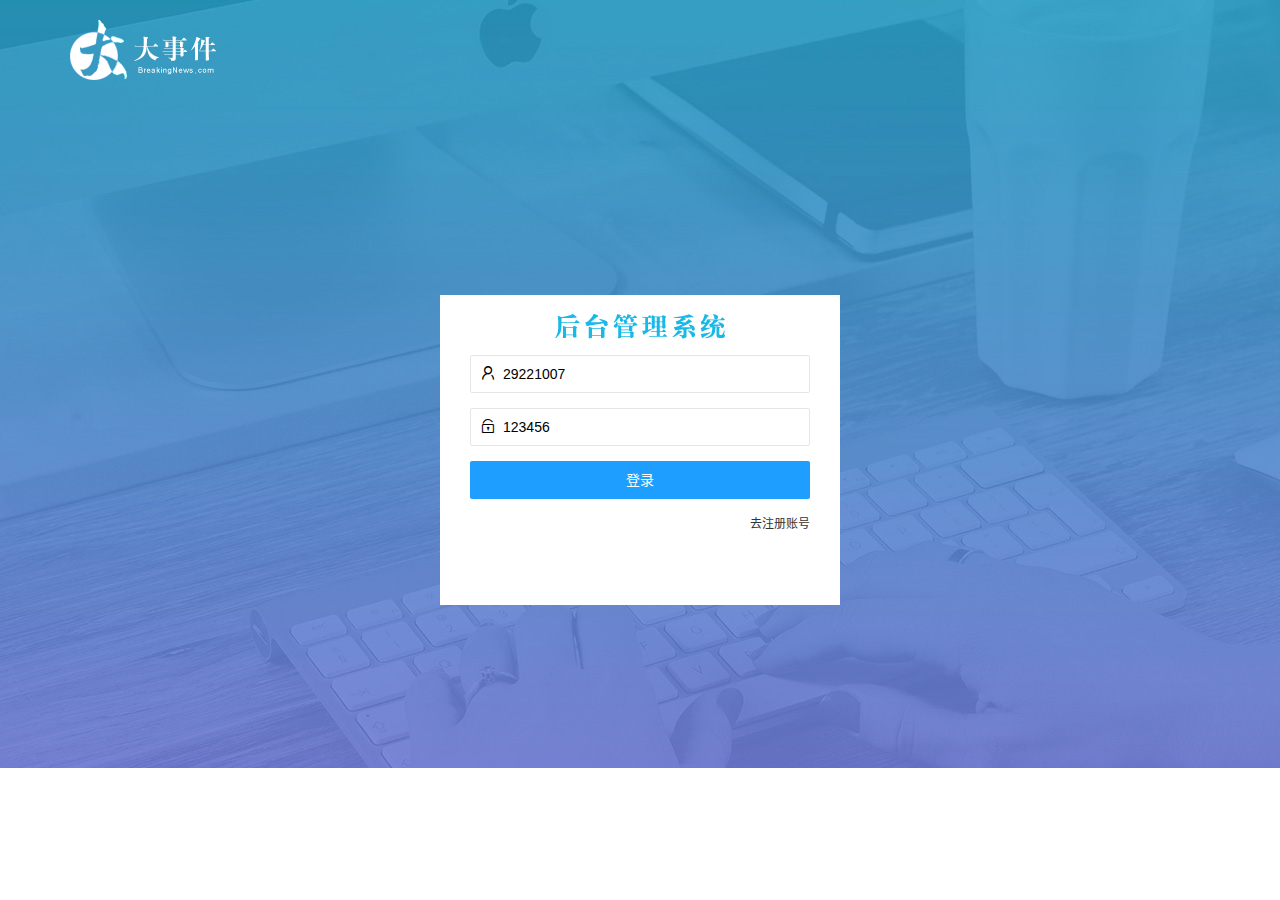
<file: login.html>
<!DOCTYPE html>
<html lang="zh-CN">
<head>
    <meta charset="UTF-8">
    <meta name="viewport" content="width=device-width, initial-scale=1.0">
    <title>大事件-登录/注册</title>
    <link rel="stylesheet" href="/assets/lib/layui/css/layui.css">
    <link rel="stylesheet" href="/assets/css/login.css">
</head>
<body>
    <!-- logo 区域 -->
    <div class="layui-main" style="margin-top: 20px;">
        <img src="/assets/images/logo.png" alt="">
    </div>

    <!-- 登录注册区域 -->
    <div class="loginAndRegBox">
        <div class="login_title">
            <img src="/assets/images/login_title.png" alt="">
        </div>
        <!-- 登录 -->
        <div class="login_box">
          <!-- 登录表单 -->
            <form class="layui-form" id="form_login">
                <!-- 用户名 -->
                <div class="layui-form-item">
                  <i class="layui-icon layui-icon-username"></i>
                  <input value="29221007" type="text" name="username" required lay-verify="required" placeholder="请输入用户名" autocomplete="off" class="layui-input" />
                </div>
                <!-- 密码 -->
                <div class="layui-form-item">
                  <i class="layui-icon layui-icon-password"></i>
                  <input value="123456" type="text" name="password" required lay-verify="required|pwd" placeholder="请输入密码" autocomplete="off" class="layui-input" />
                </div>
                <!-- 登录按钮 -->
                <div class="layui-form-item">
                  <!-- 注意：表单提交按钮和普通按钮的区别，就是 lay-submit 属性 -->
                  <button class="layui-btn layui-btn-fluid layui-btn-normal " lay-submit>登录</button>
                </div>
                <!-- a链接 -->
                <div class="layui-form-item links">
                    <a href="javascript:;" id="link_reg">去注册账号</a>
                </div>
            </form>
        </div>

        <!-- 注册 -->
        <div class="reg_box">
          <!-- 注册表单 -->
            <form class="layui-form" id="form_reg">
                <!-- 用户名 -->
                <div class="layui-form-item">
                  <i class="layui-icon layui-icon-username"></i>
                  <input type="text" name="username" required lay-verify="required" placeholder="请输入用户名" autocomplete="off" class="layui-input" />
                </div>
                <!-- 密码 --> 
                <div class="layui-form-item">
                  <i class="layui-icon layui-icon-password"></i>
                  <input type="text" name="password" required lay-verify="required|pwd" placeholder="请输入密码" autocomplete="off" class="layui-input" />
                </div>
                <!-- 确认密码 -->
                <div class="layui-form-item">
                    <i class="layui-icon layui-icon-password"></i>
                    <input type="text" name="repassword" required lay-verify="required|pwd|repwd" placeholder="再次输入密码" autocomplete="off" class="layui-input" />
                </div>
                <!-- 注册按钮 -->
                <div class="layui-form-item">
                  <!-- 注意：表单提交按钮和普通按钮的区别，就是 lay-submit 属性 -->
                  <button class="layui-btn layui-btn-fluid layui-btn-normal" lay-submit>注册</button>
                </div>
                <!-- a链接 -->
                <div class="layui-form-item links">
                    <a href="javascript:;" id="link_login">去登录</a>
                </div>
            </form>
        </div>
    </div>

    <!-- 引入layui.all.js文件 -->
    <script src="/assets/lib/layui/layui.all.js"></script>
    <!-- 引入jqury -->
    <script src="/assets/lib/jquery.js"></script>
    <!-- 引入 baseAPI.js -->
    <script src="/assets/js/baseAPI.js"></script>
    <!-- 引入登录注册界面自己的js -->
    <script src="/assets/js/login.js"></script>
</body>
</html>
</file>
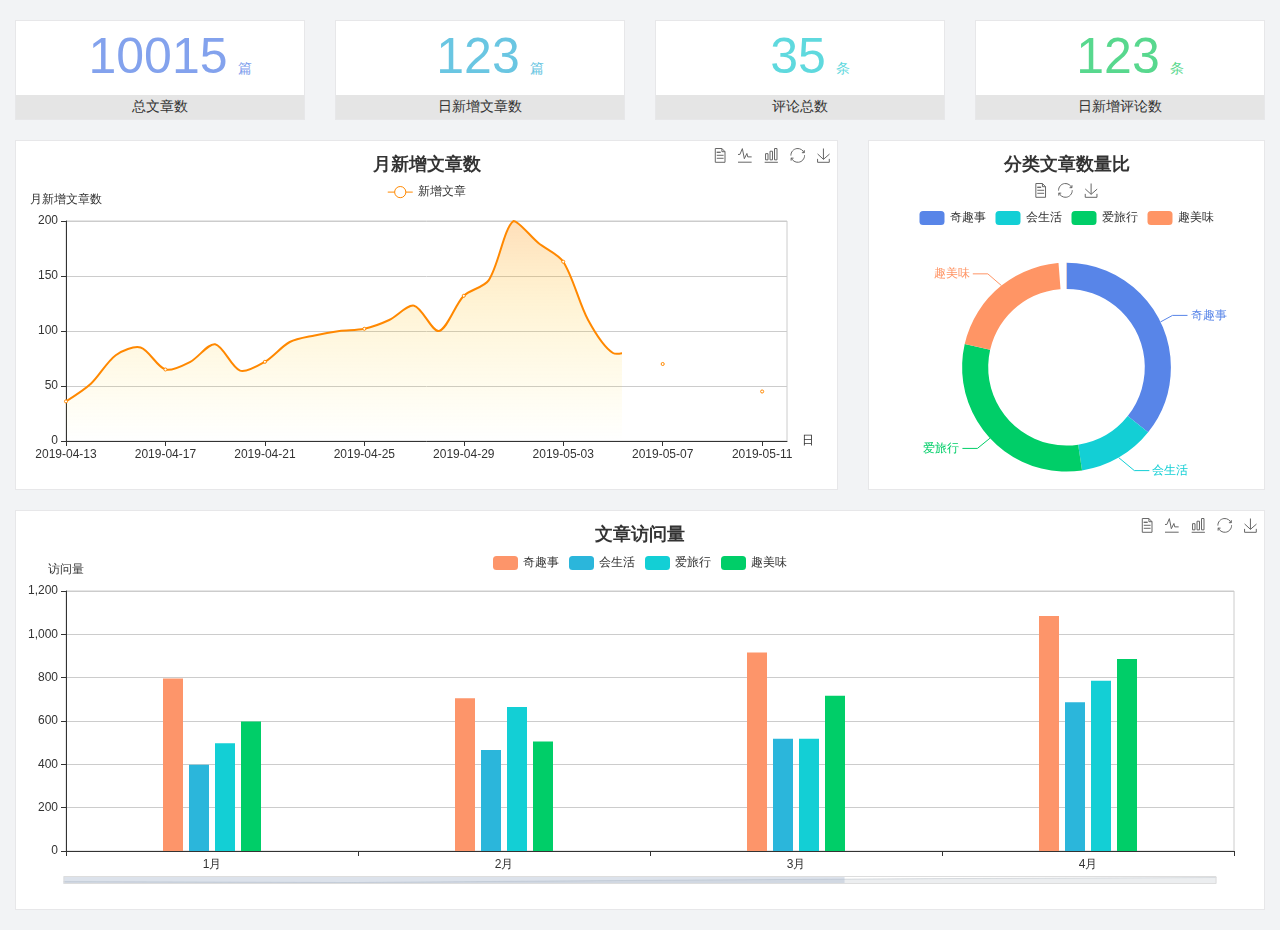
<file: home/dashboard.html>
<!DOCTYPE html>
<html lang="en">

<head>
  <meta charset="UTF-8">
  <meta name="viewport" content="width=device-width, initial-scale=1.0">
  <meta http-equiv="X-UA-Compatible" content="ie=edge">
  <title>图表统计</title>
  <link rel="stylesheet" href="../assets/lib/bootstrap.css" />
  <link rel="stylesheet" href="../assets/lib/main.css" />
  <script src="../assets/lib/jquery.js"></script>
  <script type="text/javascript" src="../assets/lib/echarts.min.js"></script>
</head>

<body>
  <div class="container-fluid">
    <div class="row spannel_list">
      <div class="col-sm-3 col-xs-6">
        <div class="spannel">
          <em>10015</em><span>篇</span>
          <b>总文章数</b>
        </div>
      </div>
      <div class="col-sm-3 col-xs-6">
        <div class="spannel scolor01">
          <em>123</em><span>篇</span>
          <b>日新增文章数</b>
        </div>
      </div>
      <div class="col-sm-3 col-xs-6">
        <div class="spannel scolor02">
          <em>35</em><span>条</span>
          <b>评论总数</b>
        </div>
      </div>
      <div class="col-sm-3 col-xs-6">
        <div class="spannel scolor03">
          <em>123</em><span>条</span>
          <b>日新增评论数</b>
        </div>
      </div>
    </div>
  </div>

  <div class="container-fluid">
    <div class="row curve-pie">
      <div class="col-lg-8 col-md-8">
        <div class="gragh_pannel" id="curve_show"></div>
      </div>
      <div class="col-lg-4 col-md-4">
        <div class="gragh_pannel" id="pie_show"></div>
      </div>
    </div>
  </div>

  <div class="container-fluid">
    <div class="column_pannel" id="column_show"></div>
  </div>

  <script>
    var oChart = echarts.init(document.getElementById('curve_show'));
    var aList_all = [
      { 'count': 36, 'date': '2019-04-13' },
      { 'count': 52, 'date': '2019-04-14' },
      { 'count': 78, 'date': '2019-04-15' },
      { 'count': 85, 'date': '2019-04-16' },
      { 'count': 65, 'date': '2019-04-17' },
      { 'count': 72, 'date': '2019-04-18' },
      { 'count': 88, 'date': '2019-04-19' },
      { 'count': 64, 'date': '2019-04-20' },
      { 'count': 72, 'date': '2019-04-21' },
      { 'count': 90, 'date': '2019-04-22' },
      { 'count': 96, 'date': '2019-04-23' },
      { 'count': 100, 'date': '2019-04-24' },
      { 'count': 102, 'date': '2019-04-25' },
      { 'count': 110, 'date': '2019-04-26' },
      { 'count': 123, 'date': '2019-04-27' },
      { 'count': 100, 'date': '2019-04-28' },
      { 'count': 132, 'date': '2019-04-29' },
      { 'count': 146, 'date': '2019-04-30' },
      { 'count': 200, 'date': '2019-05-01' },
      { 'count': 180, 'date': '2019-05-02' },
      { 'count': 163, 'date': '2019-05-03' },
      { 'count': 110, 'date': '2019-05-04' },
      { 'count': 80, 'date': '2019-05-05' },
      { 'count': 82, 'date': '2019-05-06' },
      { 'count': 70, 'date': '2019-05-07' },
      { 'count': 65, 'date': '2019-05-08' },
      { 'count': 54, 'date': '2019-05-09' },
      { 'count': 40, 'date': '2019-05-10' },
      { 'count': 45, 'date': '2019-05-11' },
      { 'count': 38, 'date': '2019-05-12' },
    ];

    let aCount = [];
    let aDate = [];

    for (var i = 0; i < aList_all.length; i++) {
      aCount.push(aList_all[i].count);
      aDate.push(aList_all[i].date);
    }

    var chartopt = {
      title: {
        text: '月新增文章数',
        left: 'center',
        top: '10'
      },
      tooltip: {
        trigger: 'axis'
      },
      legend: {
        data: ['新增文章'],
        top: '40'
      },
      toolbox: {
        show: true,
        feature: {
          mark: { show: true },
          dataView: { show: true, readOnly: false },
          magicType: { show: true, type: ['line', 'bar'] },
          restore: { show: true },
          saveAsImage: { show: true }
        }
      },
      calculable: true,
      xAxis: [
        {
          name: '日',
          type: 'category',
          boundaryGap: false,
          data: aDate
        }
      ],
      yAxis: [
        {
          name: '月新增文章数',
          type: 'value'
        }
      ],
      series: [
        {
          name: '新增文章',
          type: 'line',
          smooth: true,
          itemStyle: { normal: { areaStyle: { type: 'default' }, color: '#f80' }, lineStyle: { color: '#f80' } },
          data: aCount
        }],
      areaStyle: {
        normal: {
          color: new echarts.graphic.LinearGradient(0, 0, 0, 1, [{
            offset: 0,
            color: 'rgba(255,136,0,0.39)'
          }, {
            offset: .34,
            color: 'rgba(255,180,0,0.25)'
          }, {
            offset: 1,
            color: 'rgba(255,222,0,0.00)'
          }])

        }
      },
      grid: {
        show: true,
        x: 50,
        x2: 50,
        y: 80,
        height: 220
      }
    };

    oChart.setOption(chartopt);


    var oPie = echarts.init(document.getElementById('pie_show'));
    var oPieopt =
    {
      title: {
        top: 10,
        text: '分类文章数量比',
        x: 'center'
      },
      tooltip: {
        trigger: 'item',
        formatter: "{a} <br/>{b} : {c} ({d}%)"
      },
      color: ['#5885e8', '#13cfd5', '#00ce68', '#ff9565'],
      legend: {
        x: 'center',
        top: 65,
        data: ['奇趣事', '会生活', '爱旅行', '趣美味']
      },
      toolbox: {
        show: true,
        x: 'center',
        top: 35,
        feature: {
          mark: { show: true },
          dataView: { show: true, readOnly: false },
          magicType: {
            show: true,
            type: ['pie', 'funnel'],
            option: {
              funnel: {
                x: '25%',
                width: '50%',
                funnelAlign: 'left',
                max: 1548
              }
            }
          },
          restore: { show: true },
          saveAsImage: { show: true }
        }
      },
      calculable: true,
      series: [
        {
          name: '访问来源',
          type: 'pie',
          radius: ['45%', '60%'],
          center: ['50%', '65%'],
          data: [
            { value: 300, name: '奇趣事' },
            { value: 100, name: '会生活' },
            { value: 260, name: '爱旅行' },
            { value: 180, name: '趣美味' }
          ]
        }
      ]
    };
    oPie.setOption(oPieopt);



    var oColumn = this.echarts.init(document.getElementById('column_show'));
    var oColumnopt =
    {
      title: {
        text: '文章访问量',
        left: 'center',
        top: '10'
      },
      tooltip: {
        trigger: 'axis'
      },
      legend: {
        data: ['奇趣事', '会生活', '爱旅行', '趣美味'],
        top: '40'
      },
      toolbox: {
        show: true,
        feature: {
          mark: { show: true },
          dataView: { show: true, readOnly: false },
          magicType: { show: true, type: ['line', 'bar'] },
          restore: { show: true },
          saveAsImage: { show: true }
        }
      },
      calculable: true,
      xAxis: [
        {
          type: 'category',
          data: ['1月', '2月', '3月', '4月', '5月']
        }
      ],
      yAxis: [
        {
          name: '访问量',
          type: 'value'
        }
      ],
      series: [
        {
          name: '奇趣事',
          type: 'bar',
          barWidth: 20,
          itemStyle: {
            normal: { areaStyle: { type: 'default' }, color: '#fd956a' }
          },
          data: [800, 708, 920, 1090, 1200]
        },
        {
          name: '会生活',
          type: 'bar',
          barWidth: 20,
          itemStyle: {
            normal: { areaStyle: { type: 'default' }, color: '#2bb6db' }
          },
          data: [400, 468, 520, 690, 800]
        },
        {
          name: '爱旅行',
          type: 'bar',
          barWidth: 20,
          itemStyle: {
            normal: { areaStyle: { type: 'default' }, color: '#13cfd5' }
          },
          data: [500, 668, 520, 790, 900]
        },
        {
          name: '趣美味',
          type: 'bar',
          barWidth: 20,
          itemStyle: {
            normal: { areaStyle: { type: 'default' }, color: '#00ce68' }
          },
          data: [600, 508, 720, 890, 1000]
        }
      ],
      grid: {
        show: true,
        x: 50,
        x2: 30,
        y: 80,
        height: 260
      },
      dataZoom: [//给x轴设置滚动条
        {
          start: 0,//默认为0
          end: 100 - 1000 / 31,//默认为100
          type: 'slider',
          show: true,
          xAxisIndex: [0],
          handleSize: 0,//滑动条的 左右2个滑动条的大小
          height: 8,//组件高度
          left: 45, //左边的距离
          right: 50,//右边的距离
          bottom: 26,//右边的距离
          handleColor: '#ddd',//h滑动图标的颜色
          handleStyle: {
            borderColor: "#cacaca",
            borderWidth: "1",
            shadowBlur: 2,
            background: "#ddd",
            shadowColor: "#ddd",
          }
        }]
    };
    oColumn.setOption(oColumnopt);
  </script>
</body>

</html>
</file>
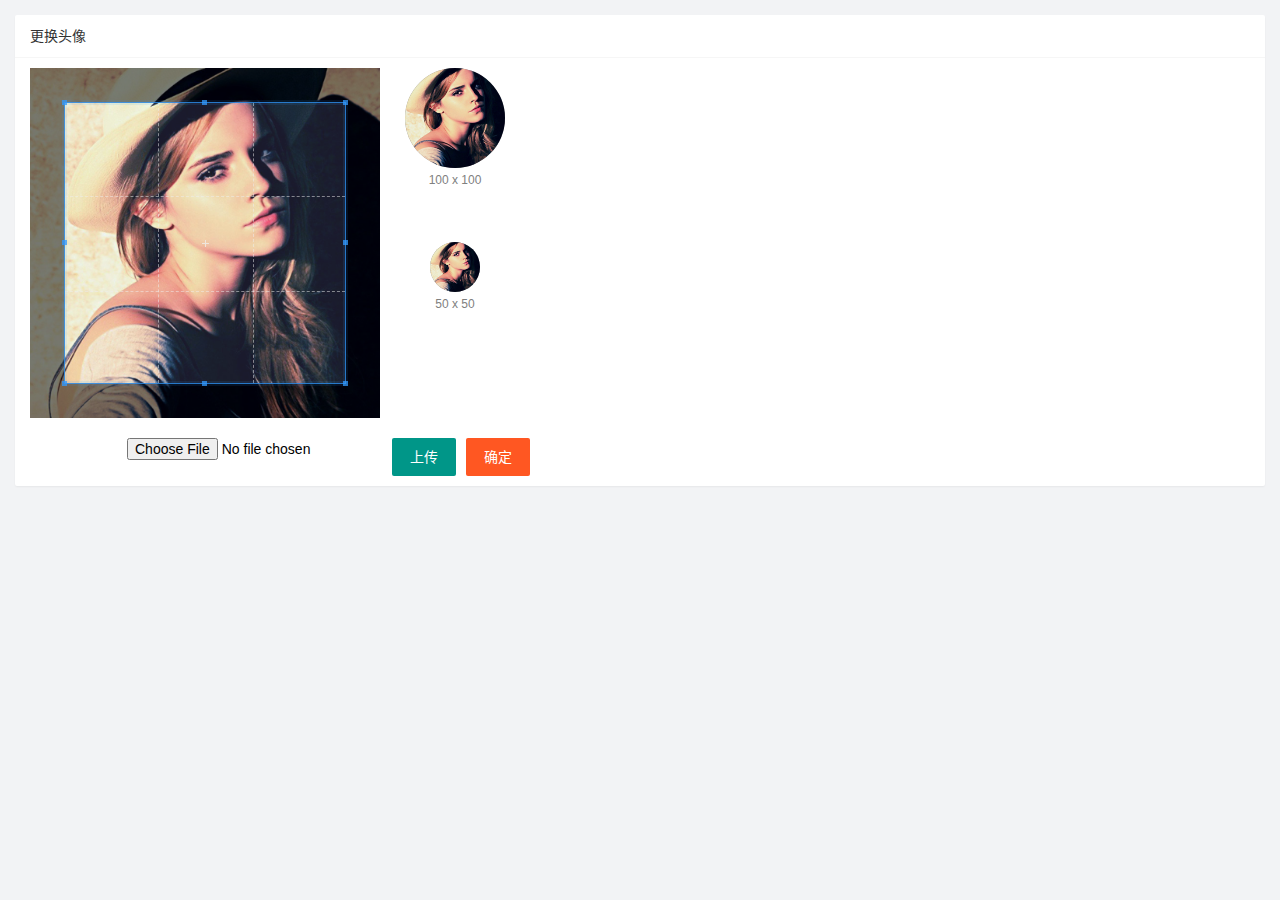
<file: user/user_avatar.html>
<!DOCTYPE html>
<html lang="zh-CN">

<head>
    <meta charset="UTF-8">
    <meta name="viewport" content="width=device-width, initial-scale=1.0">
    <title>Document</title>
    <!-- 引入layui.css文件 -->
    <link rel="stylesheet" href="/assets/lib/layui/css/layui.css">
    <!--  -->
    <link rel="stylesheet" href="/assets/lib/cropper/cropper.css" />
    <!-- 引入自己的css文件 -->
    <link rel="stylesheet" href="/assets/css/user/user_avatar.css">
</head>

<body>
    <div class="layui-card">
        <div class="layui-card-header">更换头像</div>
        <div class="layui-card-body">
            <!-- 第一行的图片裁剪和预览区域 -->
            <div class="row1">
                <!-- 图片裁剪区域 -->
                <div class="cropper-box">
                    <!-- 这个 img 标签很重要，将来会把它初始化为裁剪区域 -->
                    <img id="image" src="/assets/images/sample.jpg" />
                </div>
                <!-- 图片的预览区域 -->
                <div class="preview-box">
                    <div>
                        <!-- 宽高为 100px 的预览区域 -->
                        <div class="img-preview w100"></div>
                        <p class="size">100 x 100</p>
                    </div>
                    <div>
                        <!-- 宽高为 50px 的预览区域 -->
                        <div class="img-preview w50"></div>
                        <p class="size">50 x 50</p>
                    </div>
                </div>
            </div>

            <!-- 第二行的按钮区域 -->
            <div class="row2">
                <!-- accept控制上传的类型 -->
                <input type="file" id="file" accept="image/png,image/jpeg">
                <button type="button" class="layui-btn" id="btnChooseImage">上传</button>
                <button type="button" class="layui-btn layui-btn-danger" id="btnUplode">确定</button>
            </div>
        </div>
    </div>

    <script src="/assets/lib/layui/layui.all.js"></script>
    <script src="/assets/lib/jquery.js"></script>
    <script src="/assets/lib/cropper/Cropper.js"></script>
    <script src="/assets/lib/cropper/jquery-cropper.js"></script>
    <script src="/assets/js/baseAPI.js"></script>
    <!-- 引入本页面自己的js文件 -->
    <script src="/assets/js/user/user_avatar.js"></script>
</body>

</html>
</file>
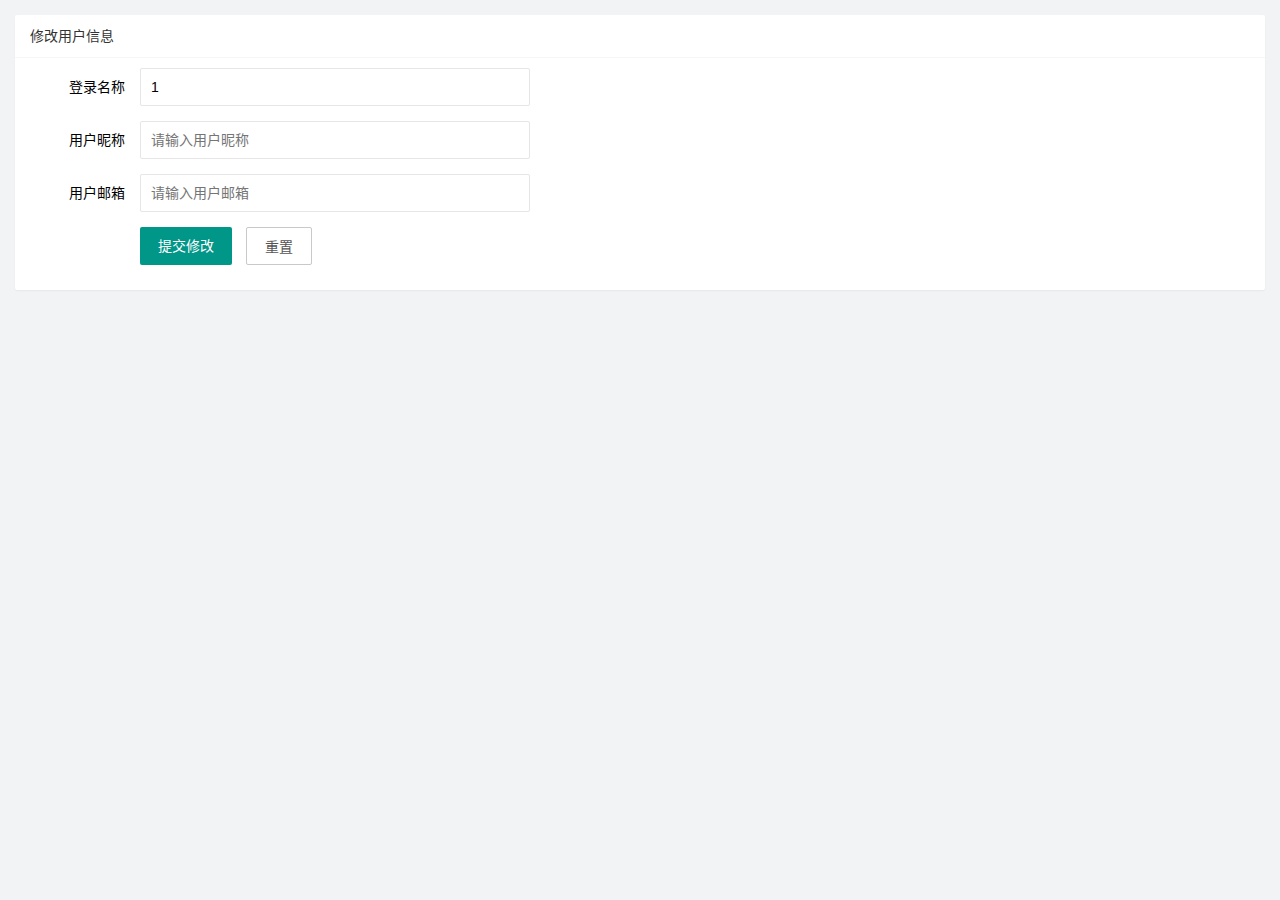
<file: user/user_info.html>
<!DOCTYPE html>
<html lang="zh-CN">
<head>
    <meta charset="UTF-8">
    <meta name="viewport" content="width=device-width, initial-scale=1.0">
    <title>Document</title>
    <!-- 引入layui.css 文件 -->
    <link rel="stylesheet" href="/assets/lib/layui/css/layui.css">
    <!-- 引入自己的css文件 -->
    <link rel="stylesheet" href="/assets/css/user/user_info.css">
</head>
<body>
    <!-- 卡片区域 -->
    <div class="layui-card">
        <div class="layui-card-header">修改用户信息</div>
        <div class="layui-card-body">
            <form class="layui-form" lay-filter='formUserInfo'>
                <!-- 隐藏域保存id -->
                <input type="hidden" name="id">
                <!-- 登录名称 -->
                <div class="layui-form-item">
                  <label class="layui-form-label">登录名称</label>
                  <div class="layui-input-block">
                    <input value="1" type="text" name="username" required  lay-verify="required" placeholder="请输入登录名称" autocomplete="off" class="layui-input" readonly>
                  </div>
                </div>
                <!-- 用户昵称 -->
                <div class="layui-form-item">
                    <label class="layui-form-label">用户昵称</label>
                    <div class="layui-input-block">
                      <input type="text" name="nickname" required  lay-verify="required|nickname" placeholder="请输入用户昵称" autocomplete="off" class="layui-input" >
                    </div>
                </div>
                <!-- 用户邮箱 -->
                <div class="layui-form-item">
                    <label class="layui-form-label">用户邮箱</label>
                    <div class="layui-input-block">
                      <input type="text" name="email" required  lay-verify="required|email" placeholder="请输入用户邮箱" autocomplete="off" class="layui-input" >
                    </div>
                </div>
                <div class="layui-form-item">
                    <div class="layui-input-block">
                      <button class="layui-btn" lay-submit lay-filter="formDemo">提交修改</button>
                      <button id='btnReset' type="reset" class="layui-btn layui-btn-primary">重置</button>
                    </div>
                </div>
            </form>
        </div>
    </div>

    <!-- 引入 layui.all.js  -->
    <script src="/assets/lib/layui/layui.all.js"></script>
    <!-- 引入 jquery -->
    <script src="/assets/lib/jquery.js"></script>
    <!-- 引入baseAPI.js -->
    <script src="/assets/js/baseAPI.js"></script>
    <!-- 引入本页面自己的js文件 -->
    <script src="/assets/js/user/user_info.js"></script>
</body>
</html>
</file>
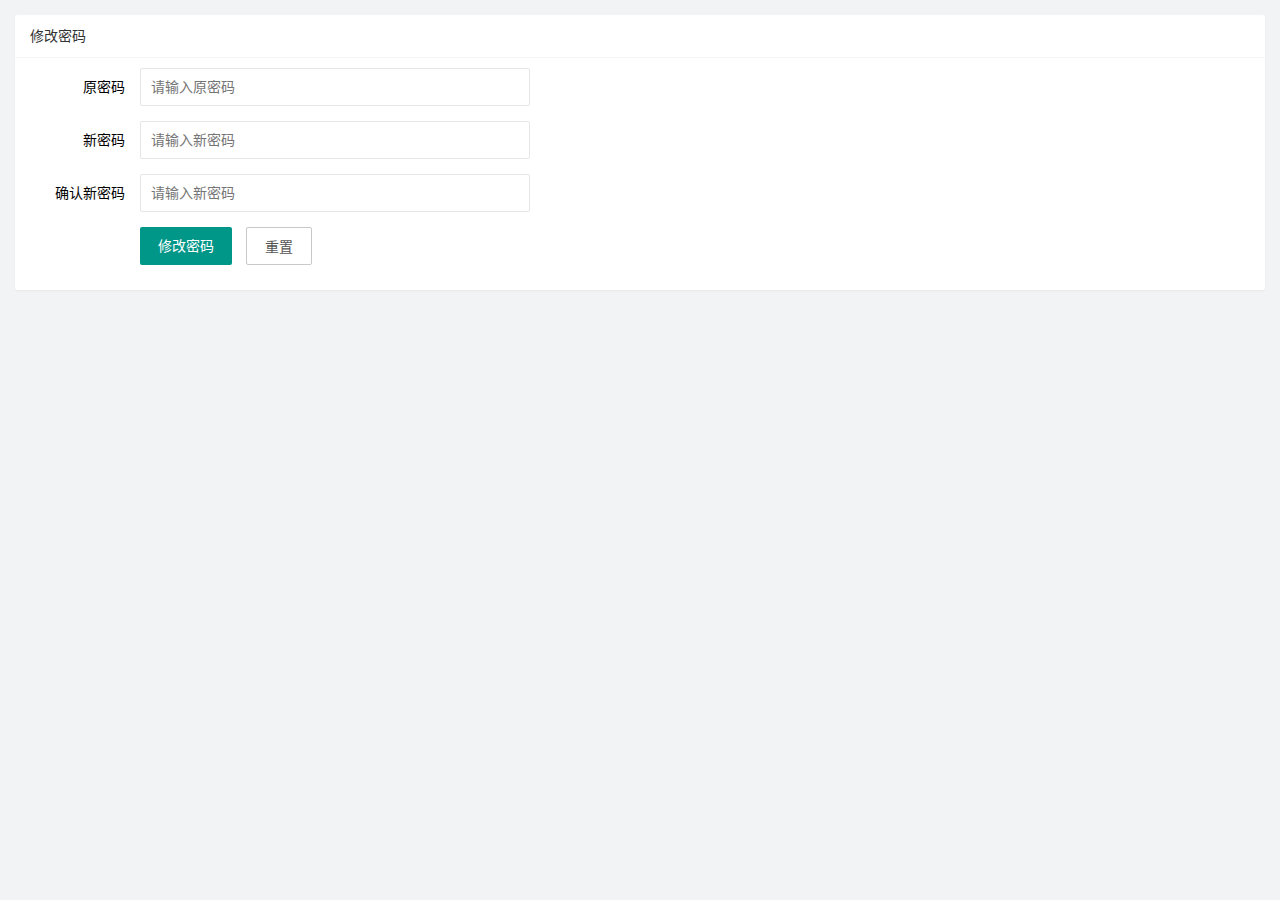
<file: user/user_pwd.html>
<!DOCTYPE html>
<html lang="zh-CN">

<head>
    <meta charset="UTF-8">
    <meta name="viewport" content="width=device-width, initial-scale=1.0">
    <title>重置密码</title>
    <!-- 引入layui.css -->
    <link rel="stylesheet" href="/assets/lib/layui/css/layui.css">
    <!-- 引入自己的css文件 -->
    <link rel="stylesheet" href="/assets/css/user/user_pwd.css">
</head>

<body>
    <div class="layui-card">
        <div class="layui-card-header">修改密码</div>
        <div class="layui-card-body">
            <form class="layui-form">
                <div class="layui-form-item">
                    <label class="layui-form-label">原密码</label>
                    <div class="layui-input-block">
                        <input type="text" name="oldPwd" required lay-verify="required|pwd" placeholder="请输入原密码"
                            autocomplete="off" class="layui-input">
                    </div>
                </div>
                <div class="layui-form-item">
                    <label class="layui-form-label">新密码</label>
                    <div class="layui-input-block">
                        <input type="text" name="newPwd" required lay-verify="required|pwd|samepwd" placeholder="请输入新密码"
                            autocomplete="off" class="layui-input">
                    </div>
                </div>
                <div class="layui-form-item">
                    <label class="layui-form-label">确认新密码</label>
                    <div class="layui-input-block">
                        <input type="text" name="rePwd" required lay-verify="required|pwd|repwd" placeholder="请输入新密码"
                            autocomplete="off" class="layui-input">
                    </div>
                </div>
                <div class="layui-form-item">
                    <div class="layui-input-block">
                        <button class="layui-btn" lay-submit lay-filter="formDemo">修改密码</button>
                        <button type="reset" class="layui-btn layui-btn-primary">重置</button>
                    </div>
                </div>
            </form>
        </div>
    </div>


     <!-- 引入 layui.all.js  -->
     <script src="/assets/lib/layui/layui.all.js"></script>
     <!-- 引入 jquery -->
     <script src="/assets/lib/jquery.js"></script>
     <!-- 引入baseAPI.js -->
     <script src="/assets/js/baseAPI.js"></script>
     <!-- 引入本页面自己的js文件 -->
     <script src="/assets/js/user/user_pwd.js"></script>
</body>

</html>
</file>
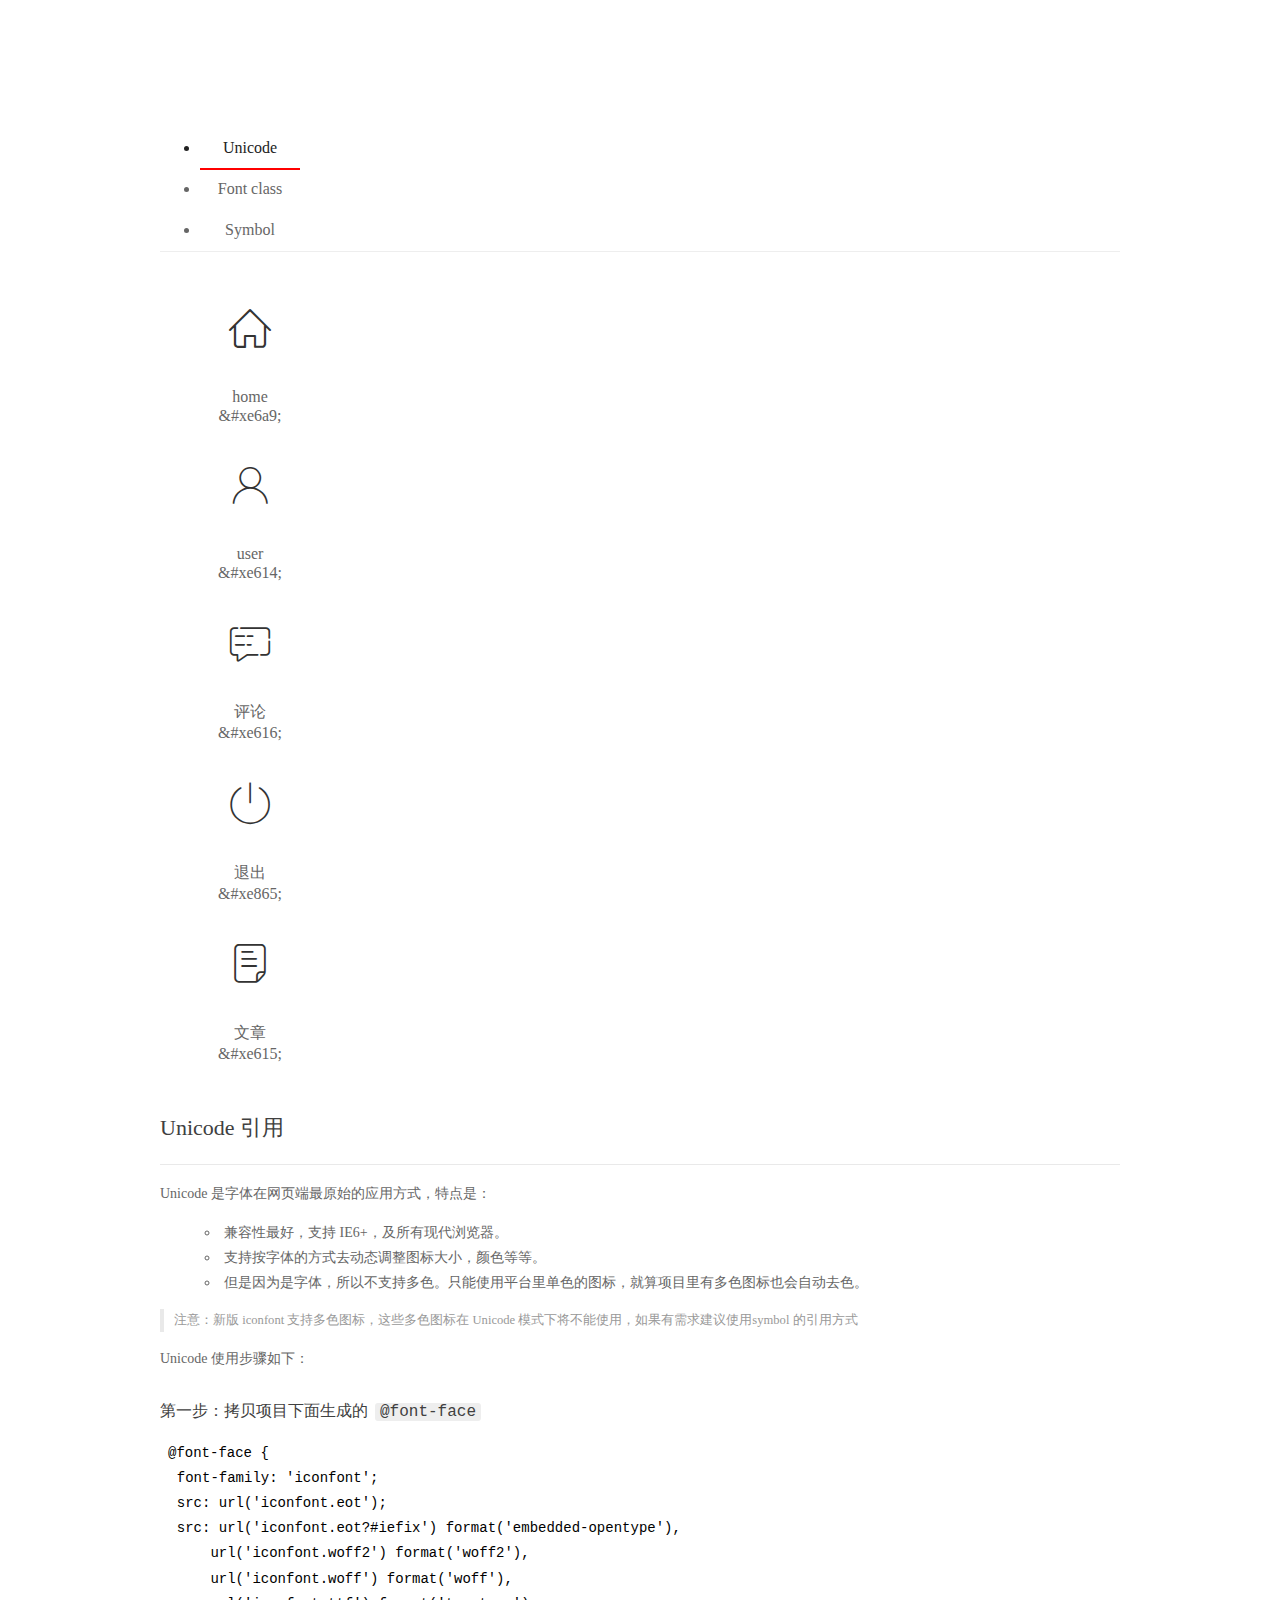
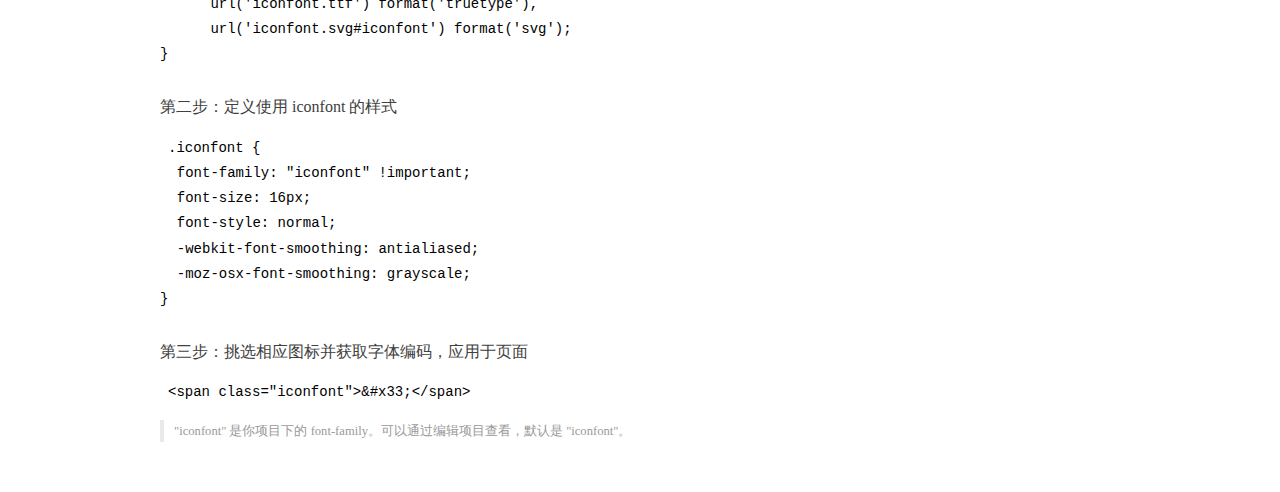
<file: assets/fonts/demo_index.html>
<!DOCTYPE html>
<html>
<head>
  <meta charset="utf-8"/>
  <title>IconFont Demo</title>
  <link rel="shortcut icon" href="https://gtms04.alicdn.com/tps/i4/TB1_oz6GVXXXXaFXpXXJDFnIXXX-64-64.ico" type="image/x-icon"/>
  <link rel="stylesheet" href="https://g.alicdn.com/thx/cube/1.3.2/cube.min.css">
  <link rel="stylesheet" href="demo.css">
  <link rel="stylesheet" href="iconfont.css">
  <script src="iconfont.js"></script>
  <!-- jQuery -->
  <script src="https://a1.alicdn.com/oss/uploads/2018/12/26/7bfddb60-08e8-11e9-9b04-53e73bb6408b.js"></script>
  <!-- 代码高亮 -->
  <script src="https://a1.alicdn.com/oss/uploads/2018/12/26/a3f714d0-08e6-11e9-8a15-ebf944d7534c.js"></script>
</head>
<body>
  <div class="main">
    <h1 class="logo"><a href="https://www.iconfont.cn/" title="iconfont 首页" target="_blank">&#xe86b;</a></h1>
    <div class="nav-tabs">
      <ul id="tabs" class="dib-box">
        <li class="dib active"><span>Unicode</span></li>
        <li class="dib"><span>Font class</span></li>
        <li class="dib"><span>Symbol</span></li>
      </ul>
      
    </div>
    <div class="tab-container">
      <div class="content unicode" style="display: block;">
          <ul class="icon_lists dib-box">
          
            <li class="dib">
              <span class="icon iconfont">&#xe6a9;</span>
                <div class="name">home</div>
                <div class="code-name">&amp;#xe6a9;</div>
              </li>
          
            <li class="dib">
              <span class="icon iconfont">&#xe614;</span>
                <div class="name">user</div>
                <div class="code-name">&amp;#xe614;</div>
              </li>
          
            <li class="dib">
              <span class="icon iconfont">&#xe616;</span>
                <div class="name">评论</div>
                <div class="code-name">&amp;#xe616;</div>
              </li>
          
            <li class="dib">
              <span class="icon iconfont">&#xe865;</span>
                <div class="name">退出</div>
                <div class="code-name">&amp;#xe865;</div>
              </li>
          
            <li class="dib">
              <span class="icon iconfont">&#xe615;</span>
                <div class="name">文章</div>
                <div class="code-name">&amp;#xe615;</div>
              </li>
          
          </ul>
          <div class="article markdown">
          <h2 id="unicode-">Unicode 引用</h2>
          <hr>

          <p>Unicode 是字体在网页端最原始的应用方式，特点是：</p>
          <ul>
            <li>兼容性最好，支持 IE6+，及所有现代浏览器。</li>
            <li>支持按字体的方式去动态调整图标大小，颜色等等。</li>
            <li>但是因为是字体，所以不支持多色。只能使用平台里单色的图标，就算项目里有多色图标也会自动去色。</li>
          </ul>
          <blockquote>
            <p>注意：新版 iconfont 支持多色图标，这些多色图标在 Unicode 模式下将不能使用，如果有需求建议使用symbol 的引用方式</p>
          </blockquote>
          <p>Unicode 使用步骤如下：</p>
          <h3 id="-font-face">第一步：拷贝项目下面生成的 <code>@font-face</code></h3>
<pre><code class="language-css"
>@font-face {
  font-family: 'iconfont';
  src: url('iconfont.eot');
  src: url('iconfont.eot?#iefix') format('embedded-opentype'),
      url('iconfont.woff2') format('woff2'),
      url('iconfont.woff') format('woff'),
      url('iconfont.ttf') format('truetype'),
      url('iconfont.svg#iconfont') format('svg');
}
</code></pre>
          <h3 id="-iconfont-">第二步：定义使用 iconfont 的样式</h3>
<pre><code class="language-css"
>.iconfont {
  font-family: "iconfont" !important;
  font-size: 16px;
  font-style: normal;
  -webkit-font-smoothing: antialiased;
  -moz-osx-font-smoothing: grayscale;
}
</code></pre>
          <h3 id="-">第三步：挑选相应图标并获取字体编码，应用于页面</h3>
<pre>
<code class="language-html"
>&lt;span class="iconfont"&gt;&amp;#x33;&lt;/span&gt;
</code></pre>
          <blockquote>
            <p>"iconfont" 是你项目下的 font-family。可以通过编辑项目查看，默认是 "iconfont"。</p>
          </blockquote>
          </div>
      </div>
      <div class="content font-class">
        <ul class="icon_lists dib-box">
          
          <li class="dib">
            <span class="icon iconfont icon-home"></span>
            <div class="name">
              home
            </div>
            <div class="code-name">.icon-home
            </div>
          </li>
          
          <li class="dib">
            <span class="icon iconfont icon-user"></span>
            <div class="name">
              user
            </div>
            <div class="code-name">.icon-user
            </div>
          </li>
          
          <li class="dib">
            <span class="icon iconfont icon-pinglun"></span>
            <div class="name">
              评论
            </div>
            <div class="code-name">.icon-pinglun
            </div>
          </li>
          
          <li class="dib">
            <span class="icon iconfont icon-tuichu"></span>
            <div class="name">
              退出
            </div>
            <div class="code-name">.icon-tuichu
            </div>
          </li>
          
          <li class="dib">
            <span class="icon iconfont icon-16"></span>
            <div class="name">
              文章
            </div>
            <div class="code-name">.icon-16
            </div>
          </li>
          
        </ul>
        <div class="article markdown">
        <h2 id="font-class-">font-class 引用</h2>
        <hr>

        <p>font-class 是 Unicode 使用方式的一种变种，主要是解决 Unicode 书写不直观，语意不明确的问题。</p>
        <p>与 Unicode 使用方式相比，具有如下特点：</p>
        <ul>
          <li>兼容性良好，支持 IE8+，及所有现代浏览器。</li>
          <li>相比于 Unicode 语意明确，书写更直观。可以很容易分辨这个 icon 是什么。</li>
          <li>因为使用 class 来定义图标，所以当要替换图标时，只需要修改 class 里面的 Unicode 引用。</li>
          <li>不过因为本质上还是使用的字体，所以多色图标还是不支持的。</li>
        </ul>
        <p>使用步骤如下：</p>
        <h3 id="-fontclass-">第一步：引入项目下面生成的 fontclass 代码：</h3>
<pre><code class="language-html">&lt;link rel="stylesheet" href="./iconfont.css"&gt;
</code></pre>
        <h3 id="-">第二步：挑选相应图标并获取类名，应用于页面：</h3>
<pre><code class="language-html">&lt;span class="iconfont icon-xxx"&gt;&lt;/span&gt;
</code></pre>
        <blockquote>
          <p>"
            iconfont" 是你项目下的 font-family。可以通过编辑项目查看，默认是 "iconfont"。</p>
        </blockquote>
      </div>
      </div>
      <div class="content symbol">
          <ul class="icon_lists dib-box">
          
            <li class="dib">
                <svg class="icon svg-icon" aria-hidden="true">
                  <use xlink:href="#icon-home"></use>
                </svg>
                <div class="name">home</div>
                <div class="code-name">#icon-home</div>
            </li>
          
            <li class="dib">
                <svg class="icon svg-icon" aria-hidden="true">
                  <use xlink:href="#icon-user"></use>
                </svg>
                <div class="name">user</div>
                <div class="code-name">#icon-user</div>
            </li>
          
            <li class="dib">
                <svg class="icon svg-icon" aria-hidden="true">
                  <use xlink:href="#icon-pinglun"></use>
                </svg>
                <div class="name">评论</div>
                <div class="code-name">#icon-pinglun</div>
            </li>
          
            <li class="dib">
                <svg class="icon svg-icon" aria-hidden="true">
                  <use xlink:href="#icon-tuichu"></use>
                </svg>
                <div class="name">退出</div>
                <div class="code-name">#icon-tuichu</div>
            </li>
          
            <li class="dib">
                <svg class="icon svg-icon" aria-hidden="true">
                  <use xlink:href="#icon-16"></use>
                </svg>
                <div class="name">文章</div>
                <div class="code-name">#icon-16</div>
            </li>
          
          </ul>
          <div class="article markdown">
          <h2 id="symbol-">Symbol 引用</h2>
          <hr>

          <p>这是一种全新的使用方式，应该说这才是未来的主流，也是平台目前推荐的用法。相关介绍可以参考这篇<a href="">文章</a>
            这种用法其实是做了一个 SVG 的集合，与另外两种相比具有如下特点：</p>
          <ul>
            <li>支持多色图标了，不再受单色限制。</li>
            <li>通过一些技巧，支持像字体那样，通过 <code>font-size</code>, <code>color</code> 来调整样式。</li>
            <li>兼容性较差，支持 IE9+，及现代浏览器。</li>
            <li>浏览器渲染 SVG 的性能一般，还不如 png。</li>
          </ul>
          <p>使用步骤如下：</p>
          <h3 id="-symbol-">第一步：引入项目下面生成的 symbol 代码：</h3>
<pre><code class="language-html">&lt;script src="./iconfont.js"&gt;&lt;/script&gt;
</code></pre>
          <h3 id="-css-">第二步：加入通用 CSS 代码（引入一次就行）：</h3>
<pre><code class="language-html">&lt;style&gt;
.icon {
  width: 1em;
  height: 1em;
  vertical-align: -0.15em;
  fill: currentColor;
  overflow: hidden;
}
&lt;/style&gt;
</code></pre>
          <h3 id="-">第三步：挑选相应图标并获取类名，应用于页面：</h3>
<pre><code class="language-html">&lt;svg class="icon" aria-hidden="true"&gt;
  &lt;use xlink:href="#icon-xxx"&gt;&lt;/use&gt;
&lt;/svg&gt;
</code></pre>
          </div>
      </div>

    </div>
  </div>
  <script>
  $(document).ready(function () {
      $('.tab-container .content:first').show()

      $('#tabs li').click(function (e) {
        var tabContent = $('.tab-container .content')
        var index = $(this).index()

        if ($(this).hasClass('active')) {
          return
        } else {
          $('#tabs li').removeClass('active')
          $(this).addClass('active')

          tabContent.hide().eq(index).fadeIn()
        }
      })
    })
  </script>
</body>
</html>
</file>
<file: assets/lib/layui/css/layui.css>
/** layui-v2.5.5 MIT License By https://www.layui.com */
 .layui-inline,img{display:inline-block;vertical-align:middle}h1,h2,h3,h4,h5,h6{font-weight:400}.layui-edge,.layui-header,.layui-inline,.layui-main{position:relative}.layui-body,.layui-edge,.layui-elip{overflow:hidden}.layui-btn,.layui-edge,.layui-inline,img{vertical-align:middle}.layui-btn,.layui-disabled,.layui-icon,.layui-unselect{-moz-user-select:none;-webkit-user-select:none;-ms-user-select:none}.layui-elip,.layui-form-checkbox span,.layui-form-pane .layui-form-label{text-overflow:ellipsis;white-space:nowrap}.layui-breadcrumb,.layui-tree-btnGroup{visibility:hidden}blockquote,body,button,dd,div,dl,dt,form,h1,h2,h3,h4,h5,h6,input,li,ol,p,pre,td,textarea,th,ul{margin:0;padding:0;-webkit-tap-highlight-color:rgba(0,0,0,0)}a:active,a:hover{outline:0}img{border:none}li{list-style:none}table{border-collapse:collapse;border-spacing:0}h4,h5,h6{font-size:100%}button,input,optgroup,option,select,textarea{font-family:inherit;font-size:inherit;font-style:inherit;font-weight:inherit;outline:0}pre{white-space:pre-wrap;white-space:-moz-pre-wrap;white-space:-pre-wrap;white-space:-o-pre-wrap;word-wrap:break-word}body{line-height:24px;font:14px Helvetica Neue,Helvetica,PingFang SC,Tahoma,Arial,sans-serif}hr{height:1px;margin:10px 0;border:0;clear:both}a{color:#333;text-decoration:none}a:hover{color:#777}a cite{font-style:normal;*cursor:pointer}.layui-border-box,.layui-border-box *{box-sizing:border-box}.layui-box,.layui-box *{box-sizing:content-box}.layui-clear{clear:both;*zoom:1}.layui-clear:after{content:'\20';clear:both;*zoom:1;display:block;height:0}.layui-inline{*display:inline;*zoom:1}.layui-edge{display:inline-block;width:0;height:0;border-width:6px;border-style:dashed;border-color:transparent}.layui-edge-top{top:-4px;border-bottom-color:#999;border-bottom-style:solid}.layui-edge-right{border-left-color:#999;border-left-style:solid}.layui-edge-bottom{top:2px;border-top-color:#999;border-top-style:solid}.layui-edge-left{border-right-color:#999;border-right-style:solid}.layui-disabled,.layui-disabled:hover{color:#d2d2d2!important;cursor:not-allowed!important}.layui-circle{border-radius:100%}.layui-show{display:block!important}.layui-hide{display:none!important}@font-face{font-family:layui-icon;src:url(../font/iconfont.eot?v=250);src:url(../font/iconfont.eot?v=250#iefix) format('embedded-opentype'),url(../font/iconfont.woff2?v=250) format('woff2'),url(../font/iconfont.woff?v=250) format('woff'),url(../font/iconfont.ttf?v=250) format('truetype'),url(../font/iconfont.svg?v=250#layui-icon) format('svg')}.layui-icon{font-family:layui-icon!important;font-size:16px;font-style:normal;-webkit-font-smoothing:antialiased;-moz-osx-font-smoothing:grayscale}.layui-icon-reply-fill:before{content:"\e611"}.layui-icon-set-fill:before{content:"\e614"}.layui-icon-menu-fill:before{content:"\e60f"}.layui-icon-search:before{content:"\e615"}.layui-icon-share:before{content:"\e641"}.layui-icon-set-sm:before{content:"\e620"}.layui-icon-engine:before{content:"\e628"}.layui-icon-close:before{content:"\1006"}.layui-icon-close-fill:before{content:"\1007"}.layui-icon-chart-screen:before{content:"\e629"}.layui-icon-star:before{content:"\e600"}.layui-icon-circle-dot:before{content:"\e617"}.layui-icon-chat:before{content:"\e606"}.layui-icon-release:before{content:"\e609"}.layui-icon-list:before{content:"\e60a"}.layui-icon-chart:before{content:"\e62c"}.layui-icon-ok-circle:before{content:"\1005"}.layui-icon-layim-theme:before{content:"\e61b"}.layui-icon-table:before{content:"\e62d"}.layui-icon-right:before{content:"\e602"}.layui-icon-left:before{content:"\e603"}.layui-icon-cart-simple:before{content:"\e698"}.layui-icon-face-cry:before{content:"\e69c"}.layui-icon-face-smile:before{content:"\e6af"}.layui-icon-survey:before{content:"\e6b2"}.layui-icon-tree:before{content:"\e62e"}.layui-icon-upload-circle:before{content:"\e62f"}.layui-icon-add-circle:before{content:"\e61f"}.layui-icon-download-circle:before{content:"\e601"}.layui-icon-templeate-1:before{content:"\e630"}.layui-icon-util:before{content:"\e631"}.layui-icon-face-surprised:before{content:"\e664"}.layui-icon-edit:before{content:"\e642"}.layui-icon-speaker:before{content:"\e645"}.layui-icon-down:before{content:"\e61a"}.layui-icon-file:before{content:"\e621"}.layui-icon-layouts:before{content:"\e632"}.layui-icon-rate-half:before{content:"\e6c9"}.layui-icon-add-circle-fine:before{content:"\e608"}.layui-icon-prev-circle:before{content:"\e633"}.layui-icon-read:before{content:"\e705"}.layui-icon-404:before{content:"\e61c"}.layui-icon-carousel:before{content:"\e634"}.layui-icon-help:before{content:"\e607"}.layui-icon-code-circle:before{content:"\e635"}.layui-icon-water:before{content:"\e636"}.layui-icon-username:before{content:"\e66f"}.layui-icon-find-fill:before{content:"\e670"}.layui-icon-about:before{content:"\e60b"}.layui-icon-location:before{content:"\e715"}.layui-icon-up:before{content:"\e619"}.layui-icon-pause:before{content:"\e651"}.layui-icon-date:before{content:"\e637"}.layui-icon-layim-uploadfile:before{content:"\e61d"}.layui-icon-delete:before{content:"\e640"}.layui-icon-play:before{content:"\e652"}.layui-icon-top:before{content:"\e604"}.layui-icon-friends:before{content:"\e612"}.layui-icon-refresh-3:before{content:"\e9aa"}.layui-icon-ok:before{content:"\e605"}.layui-icon-layer:before{content:"\e638"}.layui-icon-face-smile-fine:before{content:"\e60c"}.layui-icon-dollar:before{content:"\e659"}.layui-icon-group:before{content:"\e613"}.layui-icon-layim-download:before{content:"\e61e"}.layui-icon-picture-fine:before{content:"\e60d"}.layui-icon-link:before{content:"\e64c"}.layui-icon-diamond:before{content:"\e735"}.layui-icon-log:before{content:"\e60e"}.layui-icon-rate-solid:before{content:"\e67a"}.layui-icon-fonts-del:before{content:"\e64f"}.layui-icon-unlink:before{content:"\e64d"}.layui-icon-fonts-clear:before{content:"\e639"}.layui-icon-triangle-r:before{content:"\e623"}.layui-icon-circle:before{content:"\e63f"}.layui-icon-radio:before{content:"\e643"}.layui-icon-align-center:before{content:"\e647"}.layui-icon-align-right:before{content:"\e648"}.layui-icon-align-left:before{content:"\e649"}.layui-icon-loading-1:before{content:"\e63e"}.layui-icon-return:before{content:"\e65c"}.layui-icon-fonts-strong:before{content:"\e62b"}.layui-icon-upload:before{content:"\e67c"}.layui-icon-dialogue:before{content:"\e63a"}.layui-icon-video:before{content:"\e6ed"}.layui-icon-headset:before{content:"\e6fc"}.layui-icon-cellphone-fine:before{content:"\e63b"}.layui-icon-add-1:before{content:"\e654"}.layui-icon-face-smile-b:before{content:"\e650"}.layui-icon-fonts-html:before{content:"\e64b"}.layui-icon-form:before{content:"\e63c"}.layui-icon-cart:before{content:"\e657"}.layui-icon-camera-fill:before{content:"\e65d"}.layui-icon-tabs:before{content:"\e62a"}.layui-icon-fonts-code:before{content:"\e64e"}.layui-icon-fire:before{content:"\e756"}.layui-icon-set:before{content:"\e716"}.layui-icon-fonts-u:before{content:"\e646"}.layui-icon-triangle-d:before{content:"\e625"}.layui-icon-tips:before{content:"\e702"}.layui-icon-picture:before{content:"\e64a"}.layui-icon-more-vertical:before{content:"\e671"}.layui-icon-flag:before{content:"\e66c"}.layui-icon-loading:before{content:"\e63d"}.layui-icon-fonts-i:before{content:"\e644"}.layui-icon-refresh-1:before{content:"\e666"}.layui-icon-rmb:before{content:"\e65e"}.layui-icon-home:before{content:"\e68e"}.layui-icon-user:before{content:"\e770"}.layui-icon-notice:before{content:"\e667"}.layui-icon-login-weibo:before{content:"\e675"}.layui-icon-voice:before{content:"\e688"}.layui-icon-upload-drag:before{content:"\e681"}.layui-icon-login-qq:before{content:"\e676"}.layui-icon-snowflake:before{content:"\e6b1"}.layui-icon-file-b:before{content:"\e655"}.layui-icon-template:before{content:"\e663"}.layui-icon-auz:before{content:"\e672"}.layui-icon-console:before{content:"\e665"}.layui-icon-app:before{content:"\e653"}.layui-icon-prev:before{content:"\e65a"}.layui-icon-website:before{content:"\e7ae"}.layui-icon-next:before{content:"\e65b"}.layui-icon-component:before{content:"\e857"}.layui-icon-more:before{content:"\e65f"}.layui-icon-login-wechat:before{content:"\e677"}.layui-icon-shrink-right:before{content:"\e668"}.layui-icon-spread-left:before{content:"\e66b"}.layui-icon-camera:before{content:"\e660"}.layui-icon-note:before{content:"\e66e"}.layui-icon-refresh:before{content:"\e669"}.layui-icon-female:before{content:"\e661"}.layui-icon-male:before{content:"\e662"}.layui-icon-password:before{content:"\e673"}.layui-icon-senior:before{content:"\e674"}.layui-icon-theme:before{content:"\e66a"}.layui-icon-tread:before{content:"\e6c5"}.layui-icon-praise:before{content:"\e6c6"}.layui-icon-star-fill:before{content:"\e658"}.layui-icon-rate:before{content:"\e67b"}.layui-icon-template-1:before{content:"\e656"}.layui-icon-vercode:before{content:"\e679"}.layui-icon-cellphone:before{content:"\e678"}.layui-icon-screen-full:before{content:"\e622"}.layui-icon-screen-restore:before{content:"\e758"}.layui-icon-cols:before{content:"\e610"}.layui-icon-export:before{content:"\e67d"}.layui-icon-print:before{content:"\e66d"}.layui-icon-slider:before{content:"\e714"}.layui-icon-addition:before{content:"\e624"}.layui-icon-subtraction:before{content:"\e67e"}.layui-icon-service:before{content:"\e626"}.layui-icon-transfer:before{content:"\e691"}.layui-main{width:1140px;margin:0 auto}.layui-header{z-index:1000;height:60px}.layui-header a:hover{transition:all .5s;-webkit-transition:all .5s}.layui-side{position:fixed;left:0;top:0;bottom:0;z-index:999;width:200px;overflow-x:hidden}.layui-side-scroll{position:relative;width:220px;height:100%;overflow-x:hidden}.layui-body{position:absolute;left:200px;right:0;top:0;bottom:0;z-index:998;width:auto;overflow-y:auto;box-sizing:border-box}.layui-layout-body{overflow:hidden}.layui-layout-admin .layui-header{background-color:#23262E}.layui-layout-admin .layui-side{top:60px;width:200px;overflow-x:hidden}.layui-layout-admin .layui-body{position:fixed;top:60px;bottom:44px}.layui-layout-admin .layui-main{width:auto;margin:0 15px}.layui-layout-admin .layui-footer{position:fixed;left:200px;right:0;bottom:0;height:44px;line-height:44px;padding:0 15px;background-color:#eee}.layui-layout-admin .layui-logo{position:absolute;left:0;top:0;width:200px;height:100%;line-height:60px;text-align:center;color:#009688;font-size:16px}.layui-layout-admin .layui-header .layui-nav{background:0 0}.layui-layout-left{position:absolute!important;left:200px;top:0}.layui-layout-right{position:absolute!important;right:0;top:0}.layui-container{position:relative;margin:0 auto;padding:0 15px;box-sizing:border-box}.layui-fluid{position:relative;margin:0 auto;padding:0 15px}.layui-row:after,.layui-row:before{content:'';display:block;clear:both}.layui-col-lg1,.layui-col-lg10,.layui-col-lg11,.layui-col-lg12,.layui-col-lg2,.layui-col-lg3,.layui-col-lg4,.layui-col-lg5,.layui-col-lg6,.layui-col-lg7,.layui-col-lg8,.layui-col-lg9,.layui-col-md1,.layui-col-md10,.layui-col-md11,.layui-col-md12,.layui-col-md2,.layui-col-md3,.layui-col-md4,.layui-col-md5,.layui-col-md6,.layui-col-md7,.layui-col-md8,.layui-col-md9,.layui-col-sm1,.layui-col-sm10,.layui-col-sm11,.layui-col-sm12,.layui-col-sm2,.layui-col-sm3,.layui-col-sm4,.layui-col-sm5,.layui-col-sm6,.layui-col-sm7,.layui-col-sm8,.layui-col-sm9,.layui-col-xs1,.layui-col-xs10,.layui-col-xs11,.layui-col-xs12,.layui-col-xs2,.layui-col-xs3,.layui-col-xs4,.layui-col-xs5,.layui-col-xs6,.layui-col-xs7,.layui-col-xs8,.layui-col-xs9{position:relative;display:block;box-sizing:border-box}.layui-col-xs1,.layui-col-xs10,.layui-col-xs11,.layui-col-xs12,.layui-col-xs2,.layui-col-xs3,.layui-col-xs4,.layui-col-xs5,.layui-col-xs6,.layui-col-xs7,.layui-col-xs8,.layui-col-xs9{float:left}.layui-col-xs1{width:8.33333333%}.layui-col-xs2{width:16.66666667%}.layui-col-xs3{width:25%}.layui-col-xs4{width:33.33333333%}.layui-col-xs5{width:41.66666667%}.layui-col-xs6{width:50%}.layui-col-xs7{width:58.33333333%}.layui-col-xs8{width:66.66666667%}.layui-col-xs9{width:75%}.layui-col-xs10{width:83.33333333%}.layui-col-xs11{width:91.66666667%}.layui-col-xs12{width:100%}.layui-col-xs-offset1{margin-left:8.33333333%}.layui-col-xs-offset2{margin-left:16.66666667%}.layui-col-xs-offset3{margin-left:25%}.layui-col-xs-offset4{margin-left:33.33333333%}.layui-col-xs-offset5{margin-left:41.66666667%}.layui-col-xs-offset6{margin-left:50%}.layui-col-xs-offset7{margin-left:58.33333333%}.layui-col-xs-offset8{margin-left:66.66666667%}.layui-col-xs-offset9{margin-left:75%}.layui-col-xs-offset10{margin-left:83.33333333%}.layui-col-xs-offset11{margin-left:91.66666667%}.layui-col-xs-offset12{margin-left:100%}@media screen and (max-width:768px){.layui-hide-xs{display:none!important}.layui-show-xs-block{display:block!important}.layui-show-xs-inline{display:inline!important}.layui-show-xs-inline-block{display:inline-block!important}}@media screen and (min-width:768px){.layui-container{width:750px}.layui-hide-sm{display:none!important}.layui-show-sm-block{display:block!important}.layui-show-sm-inline{display:inline!important}.layui-show-sm-inline-block{display:inline-block!important}.layui-col-sm1,.layui-col-sm10,.layui-col-sm11,.layui-col-sm12,.layui-col-sm2,.layui-col-sm3,.layui-col-sm4,.layui-col-sm5,.layui-col-sm6,.layui-col-sm7,.layui-col-sm8,.layui-col-sm9{float:left}.layui-col-sm1{width:8.33333333%}.layui-col-sm2{width:16.66666667%}.layui-col-sm3{width:25%}.layui-col-sm4{width:33.33333333%}.layui-col-sm5{width:41.66666667%}.layui-col-sm6{width:50%}.layui-col-sm7{width:58.33333333%}.layui-col-sm8{width:66.66666667%}.layui-col-sm9{width:75%}.layui-col-sm10{width:83.33333333%}.layui-col-sm11{width:91.66666667%}.layui-col-sm12{width:100%}.layui-col-sm-offset1{margin-left:8.33333333%}.layui-col-sm-offset2{margin-left:16.66666667%}.layui-col-sm-offset3{margin-left:25%}.layui-col-sm-offset4{margin-left:33.33333333%}.layui-col-sm-offset5{margin-left:41.66666667%}.layui-col-sm-offset6{margin-left:50%}.layui-col-sm-offset7{margin-left:58.33333333%}.layui-col-sm-offset8{margin-left:66.66666667%}.layui-col-sm-offset9{margin-left:75%}.layui-col-sm-offset10{margin-left:83.33333333%}.layui-col-sm-offset11{margin-left:91.66666667%}.layui-col-sm-offset12{margin-left:100%}}@media screen and (min-width:992px){.layui-container{width:970px}.layui-hide-md{display:none!important}.layui-show-md-block{display:block!important}.layui-show-md-inline{display:inline!important}.layui-show-md-inline-block{display:inline-block!important}.layui-col-md1,.layui-col-md10,.layui-col-md11,.layui-col-md12,.layui-col-md2,.layui-col-md3,.layui-col-md4,.layui-col-md5,.layui-col-md6,.layui-col-md7,.layui-col-md8,.layui-col-md9{float:left}.layui-col-md1{width:8.33333333%}.layui-col-md2{width:16.66666667%}.layui-col-md3{width:25%}.layui-col-md4{width:33.33333333%}.layui-col-md5{width:41.66666667%}.layui-col-md6{width:50%}.layui-col-md7{width:58.33333333%}.layui-col-md8{width:66.66666667%}.layui-col-md9{width:75%}.layui-col-md10{width:83.33333333%}.layui-col-md11{width:91.66666667%}.layui-col-md12{width:100%}.layui-col-md-offset1{margin-left:8.33333333%}.layui-col-md-offset2{margin-left:16.66666667%}.layui-col-md-offset3{margin-left:25%}.layui-col-md-offset4{margin-left:33.33333333%}.layui-col-md-offset5{margin-left:41.66666667%}.layui-col-md-offset6{margin-left:50%}.layui-col-md-offset7{margin-left:58.33333333%}.layui-col-md-offset8{margin-left:66.66666667%}.layui-col-md-offset9{margin-left:75%}.layui-col-md-offset10{margin-left:83.33333333%}.layui-col-md-offset11{margin-left:91.66666667%}.layui-col-md-offset12{margin-left:100%}}@media screen and (min-width:1200px){.layui-container{width:1170px}.layui-hide-lg{display:none!important}.layui-show-lg-block{display:block!important}.layui-show-lg-inline{display:inline!important}.layui-show-lg-inline-block{display:inline-block!important}.layui-col-lg1,.layui-col-lg10,.layui-col-lg11,.layui-col-lg12,.layui-col-lg2,.layui-col-lg3,.layui-col-lg4,.layui-col-lg5,.layui-col-lg6,.layui-col-lg7,.layui-col-lg8,.layui-col-lg9{float:left}.layui-col-lg1{width:8.33333333%}.layui-col-lg2{width:16.66666667%}.layui-col-lg3{width:25%}.layui-col-lg4{width:33.33333333%}.layui-col-lg5{width:41.66666667%}.layui-col-lg6{width:50%}.layui-col-lg7{width:58.33333333%}.layui-col-lg8{width:66.66666667%}.layui-col-lg9{width:75%}.layui-col-lg10{width:83.33333333%}.layui-col-lg11{width:91.66666667%}.layui-col-lg12{width:100%}.layui-col-lg-offset1{margin-left:8.33333333%}.layui-col-lg-offset2{margin-left:16.66666667%}.layui-col-lg-offset3{margin-left:25%}.layui-col-lg-offset4{margin-left:33.33333333%}.layui-col-lg-offset5{margin-left:41.66666667%}.layui-col-lg-offset6{margin-left:50%}.layui-col-lg-offset7{margin-left:58.33333333%}.layui-col-lg-offset8{margin-left:66.66666667%}.layui-col-lg-offset9{margin-left:75%}.layui-col-lg-offset10{margin-left:83.33333333%}.layui-col-lg-offset11{margin-left:91.66666667%}.layui-col-lg-offset12{margin-left:100%}}.layui-col-space1{margin:-.5px}.layui-col-space1>*{padding:.5px}.layui-col-space3{margin:-1.5px}.layui-col-space3>*{padding:1.5px}.layui-col-space5{margin:-2.5px}.layui-col-space5>*{padding:2.5px}.layui-col-space8{margin:-3.5px}.layui-col-space8>*{padding:3.5px}.layui-col-space10{margin:-5px}.layui-col-space10>*{padding:5px}.layui-col-space12{margin:-6px}.layui-col-space12>*{padding:6px}.layui-col-space15{margin:-7.5px}.layui-col-space15>*{padding:7.5px}.layui-col-space18{margin:-9px}.layui-col-space18>*{padding:9px}.layui-col-space20{margin:-10px}.layui-col-space20>*{padding:10px}.layui-col-space22{margin:-11px}.layui-col-space22>*{padding:11px}.layui-col-space25{margin:-12.5px}.layui-col-space25>*{padding:12.5px}.layui-col-space30{margin:-15px}.layui-col-space30>*{padding:15px}.layui-btn,.layui-input,.layui-select,.layui-textarea,.layui-upload-button{outline:0;-webkit-appearance:none;transition:all .3s;-webkit-transition:all .3s;box-sizing:border-box}.layui-elem-quote{margin-bottom:10px;padding:15px;line-height:22px;border-left:5px solid #009688;border-radius:0 2px 2px 0;background-color:#f2f2f2}.layui-quote-nm{border-style:solid;border-width:1px 1px 1px 5px;background:0 0}.layui-elem-field{margin-bottom:10px;padding:0;border-width:1px;border-style:solid}.layui-elem-field legend{margin-left:20px;padding:0 10px;font-size:20px;font-weight:300}.layui-field-title{margin:10px 0 20px;border-width:1px 0 0}.layui-field-box{padding:10px 15px}.layui-field-title .layui-field-box{padding:10px 0}.layui-progress{position:relative;height:6px;border-radius:20px;background-color:#e2e2e2}.layui-progress-bar{position:absolute;left:0;top:0;width:0;max-width:100%;height:6px;border-radius:20px;text-align:right;background-color:#5FB878;transition:all .3s;-webkit-transition:all .3s}.layui-progress-big,.layui-progress-big .layui-progress-bar{height:18px;line-height:18px}.layui-progress-text{position:relative;top:-20px;line-height:18px;font-size:12px;color:#666}.layui-progress-big .layui-progress-text{position:static;padding:0 10px;color:#fff}.layui-collapse{border-width:1px;border-style:solid;border-radius:2px}.layui-colla-content,.layui-colla-item{border-top-width:1px;border-top-style:solid}.layui-colla-item:first-child{border-top:none}.layui-colla-title{position:relative;height:42px;line-height:42px;padding:0 15px 0 35px;color:#333;background-color:#f2f2f2;cursor:pointer;font-size:14px;overflow:hidden}.layui-colla-content{display:none;padding:10px 15px;line-height:22px;color:#666}.layui-colla-icon{position:absolute;left:15px;top:0;font-size:14px}.layui-card{margin-bottom:15px;border-radius:2px;background-color:#fff;box-shadow:0 1px 2px 0 rgba(0,0,0,.05)}.layui-card:last-child{margin-bottom:0}.layui-card-header{position:relative;height:42px;line-height:42px;padding:0 15px;border-bottom:1px solid #f6f6f6;color:#333;border-radius:2px 2px 0 0;font-size:14px}.layui-bg-black,.layui-bg-blue,.layui-bg-cyan,.layui-bg-green,.layui-bg-orange,.layui-bg-red{color:#fff!important}.layui-card-body{position:relative;padding:10px 15px;line-height:24px}.layui-card-body[pad15]{padding:15px}.layui-card-body[pad20]{padding:20px}.layui-card-body .layui-table{margin:5px 0}.layui-card .layui-tab{margin:0}.layui-panel-window{position:relative;padding:15px;border-radius:0;border-top:5px solid #E6E6E6;background-color:#fff}.layui-auxiliar-moving{position:fixed;left:0;right:0;top:0;bottom:0;width:100%;height:100%;background:0 0;z-index:9999999999}.layui-form-label,.layui-form-mid,.layui-form-select,.layui-input-block,.layui-input-inline,.layui-textarea{position:relative}.layui-bg-red{background-color:#FF5722!important}.layui-bg-orange{background-color:#FFB800!important}.layui-bg-green{background-color:#009688!important}.layui-bg-cyan{background-color:#2F4056!important}.layui-bg-blue{background-color:#1E9FFF!important}.layui-bg-black{background-color:#393D49!important}.layui-bg-gray{background-color:#eee!important;color:#666!important}.layui-badge-rim,.layui-colla-content,.layui-colla-item,.layui-collapse,.layui-elem-field,.layui-form-pane .layui-form-item[pane],.layui-form-pane .layui-form-label,.layui-input,.layui-layedit,.layui-layedit-tool,.layui-quote-nm,.layui-select,.layui-tab-bar,.layui-tab-card,.layui-tab-title,.layui-tab-title .layui-this:after,.layui-textarea{border-color:#e6e6e6}.layui-timeline-item:before,hr{background-color:#e6e6e6}.layui-text{line-height:22px;font-size:14px;color:#666}.layui-text h1,.layui-text h2,.layui-text h3{font-weight:500;color:#333}.layui-text h1{font-size:30px}.layui-text h2{font-size:24px}.layui-text h3{font-size:18px}.layui-text a:not(.layui-btn){color:#01AAED}.layui-text a:not(.layui-btn):hover{text-decoration:underline}.layui-text ul{padding:5px 0 5px 15px}.layui-text ul li{margin-top:5px;list-style-type:disc}.layui-text em,.layui-word-aux{color:#999!important;padding:0 5px!important}.layui-btn{display:inline-block;height:38px;line-height:38px;padding:0 18px;background-color:#009688;color:#fff;white-space:nowrap;text-align:center;font-size:14px;border:none;border-radius:2px;cursor:pointer}.layui-btn:hover{opacity:.8;filter:alpha(opacity=80);color:#fff}.layui-btn:active{opacity:1;filter:alpha(opacity=100)}.layui-btn+.layui-btn{margin-left:10px}.layui-btn-container{font-size:0}.layui-btn-container .layui-btn{margin-right:10px;margin-bottom:10px}.layui-btn-container .layui-btn+.layui-btn{margin-left:0}.layui-table .layui-btn-container .layui-btn{margin-bottom:9px}.layui-btn-radius{border-radius:100px}.layui-btn .layui-icon{margin-right:3px;font-size:18px;vertical-align:bottom;vertical-align:middle\9}.layui-btn-primary{border:1px solid #C9C9C9;background-color:#fff;color:#555}.layui-btn-primary:hover{border-color:#009688;color:#333}.layui-btn-normal{background-color:#1E9FFF}.layui-btn-warm{background-color:#FFB800}.layui-btn-danger{background-color:#FF5722}.layui-btn-checked{background-color:#5FB878}.layui-btn-disabled,.layui-btn-disabled:active,.layui-btn-disabled:hover{border:1px solid #e6e6e6;background-color:#FBFBFB;color:#C9C9C9;cursor:not-allowed;opacity:1}.layui-btn-lg{height:44px;line-height:44px;padding:0 25px;font-size:16px}.layui-btn-sm{height:30px;line-height:30px;padding:0 10px;font-size:12px}.layui-btn-sm i{font-size:16px!important}.layui-btn-xs{height:22px;line-height:22px;padding:0 5px;font-size:12px}.layui-btn-xs i{font-size:14px!important}.layui-btn-group{display:inline-block;vertical-align:middle;font-size:0}.layui-btn-group .layui-btn{margin-left:0!important;margin-right:0!important;border-left:1px solid rgba(255,255,255,.5);border-radius:0}.layui-btn-group .layui-btn-primary{border-left:none}.layui-btn-group .layui-btn-primary:hover{border-color:#C9C9C9;color:#009688}.layui-btn-group .layui-btn:first-child{border-left:none;border-radius:2px 0 0 2px}.layui-btn-group .layui-btn-primary:first-child{border-left:1px solid #c9c9c9}.layui-btn-group .layui-btn:last-child{border-radius:0 2px 2px 0}.layui-btn-group .layui-btn+.layui-btn{margin-left:0}.layui-btn-group+.layui-btn-group{margin-left:10px}.layui-btn-fluid{width:100%}.layui-input,.layui-select,.layui-textarea{height:38px;line-height:1.3;line-height:38px\9;border-width:1px;border-style:solid;background-color:#fff;border-radius:2px}.layui-input::-webkit-input-placeholder,.layui-select::-webkit-input-placeholder,.layui-textarea::-webkit-input-placeholder{line-height:1.3}.layui-input,.layui-textarea{display:block;width:100%;padding-left:10px}.layui-input:hover,.layui-textarea:hover{border-color:#D2D2D2!important}.layui-input:focus,.layui-textarea:focus{border-color:#C9C9C9!important}.layui-textarea{min-height:100px;height:auto;line-height:20px;padding:6px 10px;resize:vertical}.layui-select{padding:0 10px}.layui-form input[type=checkbox],.layui-form input[type=radio],.layui-form select{display:none}.layui-form [lay-ignore]{display:initial}.layui-form-item{margin-bottom:15px;clear:both;*zoom:1}.layui-form-item:after{content:'\20';clear:both;*zoom:1;display:block;height:0}.layui-form-label{float:left;display:block;padding:9px 15px;width:80px;font-weight:400;line-height:20px;text-align:right}.layui-form-label-col{display:block;float:none;padding:9px 0;line-height:20px;text-align:left}.layui-form-item .layui-inline{margin-bottom:5px;margin-right:10px}.layui-input-block{margin-left:110px;min-height:36px}.layui-input-inline{display:inline-block;vertical-align:middle}.layui-form-item .layui-input-inline{float:left;width:190px;margin-right:10px}.layui-form-text .layui-input-inline{width:auto}.layui-form-mid{float:left;display:block;padding:9px 0!important;line-height:20px;margin-right:10px}.layui-form-danger+.layui-form-select .layui-input,.layui-form-danger:focus{border-color:#FF5722!important}.layui-form-select .layui-input{padding-right:30px;cursor:pointer}.layui-form-select .layui-edge{position:absolute;right:10px;top:50%;margin-top:-3px;cursor:pointer;border-width:6px;border-top-color:#c2c2c2;border-top-style:solid;transition:all .3s;-webkit-transition:all .3s}.layui-form-select dl{display:none;position:absolute;left:0;top:42px;padding:5px 0;z-index:899;min-width:100%;border:1px solid #d2d2d2;max-height:300px;overflow-y:auto;background-color:#fff;border-radius:2px;box-shadow:0 2px 4px rgba(0,0,0,.12);box-sizing:border-box}.layui-form-select dl dd,.layui-form-select dl dt{padding:0 10px;line-height:36px;white-space:nowrap;overflow:hidden;text-overflow:ellipsis}.layui-form-select dl dt{font-size:12px;color:#999}.layui-form-select dl dd{cursor:pointer}.layui-form-select dl dd:hover{background-color:#f2f2f2;-webkit-transition:.5s all;transition:.5s all}.layui-form-select .layui-select-group dd{padding-left:20px}.layui-form-select dl dd.layui-select-tips{padding-left:10px!important;color:#999}.layui-form-select dl dd.layui-this{background-color:#5FB878;color:#fff}.layui-form-checkbox,.layui-form-select dl dd.layui-disabled{background-color:#fff}.layui-form-selected dl{display:block}.layui-form-checkbox,.layui-form-checkbox *,.layui-form-switch{display:inline-block;vertical-align:middle}.layui-form-selected .layui-edge{margin-top:-9px;-webkit-transform:rotate(180deg);transform:rotate(180deg);margin-top:-3px\9}:root .layui-form-selected .layui-edge{margin-top:-9px\0/IE9}.layui-form-selectup dl{top:auto;bottom:42px}.layui-select-none{margin:5px 0;text-align:center;color:#999}.layui-select-disabled .layui-disabled{border-color:#eee!important}.layui-select-disabled .layui-edge{border-top-color:#d2d2d2}.layui-form-checkbox{position:relative;height:30px;line-height:30px;margin-right:10px;padding-right:30px;cursor:pointer;font-size:0;-webkit-transition:.1s linear;transition:.1s linear;box-sizing:border-box}.layui-form-checkbox span{padding:0 10px;height:100%;font-size:14px;border-radius:2px 0 0 2px;background-color:#d2d2d2;color:#fff;overflow:hidden}.layui-form-checkbox:hover span{background-color:#c2c2c2}.layui-form-checkbox i{position:absolute;right:0;top:0;width:30px;height:28px;border:1px solid #d2d2d2;border-left:none;border-radius:0 2px 2px 0;color:#fff;font-size:20px;text-align:center}.layui-form-checkbox:hover i{border-color:#c2c2c2;color:#c2c2c2}.layui-form-checked,.layui-form-checked:hover{border-color:#5FB878}.layui-form-checked span,.layui-form-checked:hover span{background-color:#5FB878}.layui-form-checked i,.layui-form-checked:hover i{color:#5FB878}.layui-form-item .layui-form-checkbox{margin-top:4px}.layui-form-checkbox[lay-skin=primary]{height:auto!important;line-height:normal!important;min-width:18px;min-height:18px;border:none!important;margin-right:0;padding-left:28px;padding-right:0;background:0 0}.layui-form-checkbox[lay-skin=primary] span{padding-left:0;padding-right:15px;line-height:18px;background:0 0;color:#666}.layui-form-checkbox[lay-skin=primary] i{right:auto;left:0;width:16px;height:16px;line-height:16px;border:1px solid #d2d2d2;font-size:12px;border-radius:2px;background-color:#fff;-webkit-transition:.1s linear;transition:.1s linear}.layui-form-checkbox[lay-skin=primary]:hover i{border-color:#5FB878;color:#fff}.layui-form-checked[lay-skin=primary] i{border-color:#5FB878!important;background-color:#5FB878;color:#fff}.layui-checkbox-disbaled[lay-skin=primary] span{background:0 0!important;color:#c2c2c2}.layui-checkbox-disbaled[lay-skin=primary]:hover i{border-color:#d2d2d2}.layui-form-item .layui-form-checkbox[lay-skin=primary]{margin-top:10px}.layui-form-switch{position:relative;height:22px;line-height:22px;min-width:35px;padding:0 5px;margin-top:8px;border:1px solid #d2d2d2;border-radius:20px;cursor:pointer;background-color:#fff;-webkit-transition:.1s linear;transition:.1s linear}.layui-form-switch i{position:absolute;left:5px;top:3px;width:16px;height:16px;border-radius:20px;background-color:#d2d2d2;-webkit-transition:.1s linear;transition:.1s linear}.layui-form-switch em{position:relative;top:0;width:25px;margin-left:21px;padding:0!important;text-align:center!important;color:#999!important;font-style:normal!important;font-size:12px}.layui-form-onswitch{border-color:#5FB878;background-color:#5FB878}.layui-checkbox-disbaled,.layui-checkbox-disbaled i{border-color:#e2e2e2!important}.layui-form-onswitch i{left:100%;margin-left:-21px;background-color:#fff}.layui-form-onswitch em{margin-left:5px;margin-right:21px;color:#fff!important}.layui-checkbox-disbaled span{background-color:#e2e2e2!important}.layui-checkbox-disbaled:hover i{color:#fff!important}[lay-radio]{display:none}.layui-form-radio,.layui-form-radio *{display:inline-block;vertical-align:middle}.layui-form-radio{line-height:28px;margin:6px 10px 0 0;padding-right:10px;cursor:pointer;font-size:0}.layui-form-radio *{font-size:14px}.layui-form-radio>i{margin-right:8px;font-size:22px;color:#c2c2c2}.layui-form-radio>i:hover,.layui-form-radioed>i{color:#5FB878}.layui-radio-disbaled>i{color:#e2e2e2!important}.layui-form-pane .layui-form-label{width:110px;padding:8px 15px;height:38px;line-height:20px;border-width:1px;border-style:solid;border-radius:2px 0 0 2px;text-align:center;background-color:#FBFBFB;overflow:hidden;box-sizing:border-box}.layui-form-pane .layui-input-inline{margin-left:-1px}.layui-form-pane .layui-input-block{margin-left:110px;left:-1px}.layui-form-pane .layui-input{border-radius:0 2px 2px 0}.layui-form-pane .layui-form-text .layui-form-label{float:none;width:100%;border-radius:2px;box-sizing:border-box;text-align:left}.layui-form-pane .layui-form-text .layui-input-inline{display:block;margin:0;top:-1px;clear:both}.layui-form-pane .layui-form-text .layui-input-block{margin:0;left:0;top:-1px}.layui-form-pane .layui-form-text .layui-textarea{min-height:100px;border-radius:0 0 2px 2px}.layui-form-pane .layui-form-checkbox{margin:4px 0 4px 10px}.layui-form-pane .layui-form-radio,.layui-form-pane .layui-form-switch{margin-top:6px;margin-left:10px}.layui-form-pane .layui-form-item[pane]{position:relative;border-width:1px;border-style:solid}.layui-form-pane .layui-form-item[pane] .layui-form-label{position:absolute;left:0;top:0;height:100%;border-width:0 1px 0 0}.layui-form-pane .layui-form-item[pane] .layui-input-inline{margin-left:110px}@media screen and (max-width:450px){.layui-form-item .layui-form-label{text-overflow:ellipsis;overflow:hidden;white-space:nowrap}.layui-form-item .layui-inline{display:block;margin-right:0;margin-bottom:20px;clear:both}.layui-form-item .layui-inline:after{content:'\20';clear:both;display:block;height:0}.layui-form-item .layui-input-inline{display:block;float:none;left:-3px;width:auto;margin:0 0 10px 112px}.layui-form-item .layui-input-inline+.layui-form-mid{margin-left:110px;top:-5px;padding:0}.layui-form-item .layui-form-checkbox{margin-right:5px;margin-bottom:5px}}.layui-layedit{border-width:1px;border-style:solid;border-radius:2px}.layui-layedit-tool{padding:3px 5px;border-bottom-width:1px;border-bottom-style:solid;font-size:0}.layedit-tool-fixed{position:fixed;top:0;border-top:1px solid #e2e2e2}.layui-layedit-tool .layedit-tool-mid,.layui-layedit-tool .layui-icon{display:inline-block;vertical-align:middle;text-align:center;font-size:14px}.layui-layedit-tool .layui-icon{position:relative;width:32px;height:30px;line-height:30px;margin:3px 5px;color:#777;cursor:pointer;border-radius:2px}.layui-layedit-tool .layui-icon:hover{color:#393D49}.layui-layedit-tool .layui-icon:active{color:#000}.layui-layedit-tool .layedit-tool-active{background-color:#e2e2e2;color:#000}.layui-layedit-tool .layui-disabled,.layui-layedit-tool .layui-disabled:hover{color:#d2d2d2;cursor:not-allowed}.layui-layedit-tool .layedit-tool-mid{width:1px;height:18px;margin:0 10px;background-color:#d2d2d2}.layedit-tool-html{width:50px!important;font-size:30px!important}.layedit-tool-b,.layedit-tool-code,.layedit-tool-help{font-size:16px!important}.layedit-tool-d,.layedit-tool-face,.layedit-tool-image,.layedit-tool-unlink{font-size:18px!important}.layedit-tool-image input{position:absolute;font-size:0;left:0;top:0;width:100%;height:100%;opacity:.01;filter:Alpha(opacity=1);cursor:pointer}.layui-layedit-iframe iframe{display:block;width:100%}#LAY_layedit_code{overflow:hidden}.layui-laypage{display:inline-block;*display:inline;*zoom:1;vertical-align:middle;margin:10px 0;font-size:0}.layui-laypage>a:first-child,.layui-laypage>a:first-child em{border-radius:2px 0 0 2px}.layui-laypage>a:last-child,.layui-laypage>a:last-child em{border-radius:0 2px 2px 0}.layui-laypage>:first-child{margin-left:0!important}.layui-laypage>:last-child{margin-right:0!important}.layui-laypage a,.layui-laypage button,.layui-laypage input,.layui-laypage select,.layui-laypage span{border:1px solid #e2e2e2}.layui-laypage a,.layui-laypage span{display:inline-block;*display:inline;*zoom:1;vertical-align:middle;padding:0 15px;height:28px;line-height:28px;margin:0 -1px 5px 0;background-color:#fff;color:#333;font-size:12px}.layui-flow-more a *,.layui-laypage input,.layui-table-view select[lay-ignore]{display:inline-block}.layui-laypage a:hover{color:#009688}.layui-laypage em{font-style:normal}.layui-laypage .layui-laypage-spr{color:#999;font-weight:700}.layui-laypage a{text-decoration:none}.layui-laypage .layui-laypage-curr{position:relative}.layui-laypage .layui-laypage-curr em{position:relative;color:#fff}.layui-laypage .layui-laypage-curr .layui-laypage-em{position:absolute;left:-1px;top:-1px;padding:1px;width:100%;height:100%;background-color:#009688}.layui-laypage-em{border-radius:2px}.layui-laypage-next em,.layui-laypage-prev em{font-family:Sim sun;font-size:16px}.layui-laypage .layui-laypage-count,.layui-laypage .layui-laypage-limits,.layui-laypage .layui-laypage-refresh,.layui-laypage .layui-laypage-skip{margin-left:10px;margin-right:10px;padding:0;border:none}.layui-laypage .layui-laypage-limits,.layui-laypage .layui-laypage-refresh{vertical-align:top}.layui-laypage .layui-laypage-refresh i{font-size:18px;cursor:pointer}.layui-laypage select{height:22px;padding:3px;border-radius:2px;cursor:pointer}.layui-laypage .layui-laypage-skip{height:30px;line-height:30px;color:#999}.layui-laypage button,.layui-laypage input{height:30px;line-height:30px;border-radius:2px;vertical-align:top;background-color:#fff;box-sizing:border-box}.layui-laypage input{width:40px;margin:0 10px;padding:0 3px;text-align:center}.layui-laypage input:focus,.layui-laypage select:focus{border-color:#009688!important}.layui-laypage button{margin-left:10px;padding:0 10px;cursor:pointer}.layui-table,.layui-table-view{margin:10px 0}.layui-flow-more{margin:10px 0;text-align:center;color:#999;font-size:14px}.layui-flow-more a{height:32px;line-height:32px}.layui-flow-more a *{vertical-align:top}.layui-flow-more a cite{padding:0 20px;border-radius:3px;background-color:#eee;color:#333;font-style:normal}.layui-flow-more a cite:hover{opacity:.8}.layui-flow-more a i{font-size:30px;color:#737383}.layui-table{width:100%;background-color:#fff;color:#666}.layui-table tr{transition:all .3s;-webkit-transition:all .3s}.layui-table th{text-align:left;font-weight:400}.layui-table tbody tr:hover,.layui-table thead tr,.layui-table-click,.layui-table-header,.layui-table-hover,.layui-table-mend,.layui-table-patch,.layui-table-tool,.layui-table-total,.layui-table-total tr,.layui-table[lay-even] tr:nth-child(even){background-color:#f2f2f2}.layui-table td,.layui-table th,.layui-table-col-set,.layui-table-fixed-r,.layui-table-grid-down,.layui-table-header,.layui-table-page,.layui-table-tips-main,.layui-table-tool,.layui-table-total,.layui-table-view,.layui-table[lay-skin=line],.layui-table[lay-skin=row]{border-width:1px;border-style:solid;border-color:#e6e6e6}.layui-table td,.layui-table th{position:relative;padding:9px 15px;min-height:20px;line-height:20px;font-size:14px}.layui-table[lay-skin=line] td,.layui-table[lay-skin=line] th{border-width:0 0 1px}.layui-table[lay-skin=row] td,.layui-table[lay-skin=row] th{border-width:0 1px 0 0}.layui-table[lay-skin=nob] td,.layui-table[lay-skin=nob] th{border:none}.layui-table img{max-width:100px}.layui-table[lay-size=lg] td,.layui-table[lay-size=lg] th{padding:15px 30px}.layui-table-view .layui-table[lay-size=lg] .layui-table-cell{height:40px;line-height:40px}.layui-table[lay-size=sm] td,.layui-table[lay-size=sm] th{font-size:12px;padding:5px 10px}.layui-table-view .layui-table[lay-size=sm] .layui-table-cell{height:20px;line-height:20px}.layui-table[lay-data]{display:none}.layui-table-box{position:relative;overflow:hidden}.layui-table-view .layui-table{position:relative;width:auto;margin:0}.layui-table-view .layui-table[lay-skin=line]{border-width:0 1px 0 0}.layui-table-view .layui-table[lay-skin=row]{border-width:0 0 1px}.layui-table-view .layui-table td,.layui-table-view .layui-table th{padding:5px 0;border-top:none;border-left:none}.layui-table-view .layui-table th.layui-unselect .layui-table-cell span{cursor:pointer}.layui-table-view .layui-table td{cursor:default}.layui-table-view .layui-table td[data-edit=text]{cursor:text}.layui-table-view .layui-form-checkbox[lay-skin=primary] i{width:18px;height:18px}.layui-table-view .layui-form-radio{line-height:0;padding:0}.layui-table-view .layui-form-radio>i{margin:0;font-size:20px}.layui-table-init{position:absolute;left:0;top:0;width:100%;height:100%;text-align:center;z-index:110}.layui-table-init .layui-icon{position:absolute;left:50%;top:50%;margin:-15px 0 0 -15px;font-size:30px;color:#c2c2c2}.layui-table-header{border-width:0 0 1px;overflow:hidden}.layui-table-header .layui-table{margin-bottom:-1px}.layui-table-tool .layui-inline[lay-event]{position:relative;width:26px;height:26px;padding:5px;line-height:16px;margin-right:10px;text-align:center;color:#333;border:1px solid #ccc;cursor:pointer;-webkit-transition:.5s all;transition:.5s all}.layui-table-tool .layui-inline[lay-event]:hover{border:1px solid #999}.layui-table-tool-temp{padding-right:120px}.layui-table-tool-self{position:absolute;right:17px;top:10px}.layui-table-tool .layui-table-tool-self .layui-inline[lay-event]{margin:0 0 0 10px}.layui-table-tool-panel{position:absolute;top:29px;left:-1px;padding:5px 0;min-width:150px;min-height:40px;border:1px solid #d2d2d2;text-align:left;overflow-y:auto;background-color:#fff;box-shadow:0 2px 4px rgba(0,0,0,.12)}.layui-table-cell,.layui-table-tool-panel li{overflow:hidden;text-overflow:ellipsis;white-space:nowrap}.layui-table-tool-panel li{padding:0 10px;line-height:30px;-webkit-transition:.5s all;transition:.5s all}.layui-table-tool-panel li .layui-form-checkbox[lay-skin=primary]{width:100%;padding-left:28px}.layui-table-tool-panel li:hover{background-color:#f2f2f2}.layui-table-tool-panel li .layui-form-checkbox[lay-skin=primary] i{position:absolute;left:0;top:0}.layui-table-tool-panel li .layui-form-checkbox[lay-skin=primary] span{padding:0}.layui-table-tool .layui-table-tool-self .layui-table-tool-panel{left:auto;right:-1px}.layui-table-col-set{position:absolute;right:0;top:0;width:20px;height:100%;border-width:0 0 0 1px;background-color:#fff}.layui-table-sort{width:10px;height:20px;margin-left:5px;cursor:pointer!important}.layui-table-sort .layui-edge{position:absolute;left:5px;border-width:5px}.layui-table-sort .layui-table-sort-asc{top:3px;border-top:none;border-bottom-style:solid;border-bottom-color:#b2b2b2}.layui-table-sort .layui-table-sort-asc:hover{border-bottom-color:#666}.layui-table-sort .layui-table-sort-desc{bottom:5px;border-bottom:none;border-top-style:solid;border-top-color:#b2b2b2}.layui-table-sort .layui-table-sort-desc:hover{border-top-color:#666}.layui-table-sort[lay-sort=asc] .layui-table-sort-asc{border-bottom-color:#000}.layui-table-sort[lay-sort=desc] .layui-table-sort-desc{border-top-color:#000}.layui-table-cell{height:28px;line-height:28px;padding:0 15px;position:relative;box-sizing:border-box}.layui-table-cell .layui-form-checkbox[lay-skin=primary]{top:-1px;padding:0}.layui-table-cell .layui-table-link{color:#01AAED}.laytable-cell-checkbox,.laytable-cell-numbers,.laytable-cell-radio,.laytable-cell-space{padding:0;text-align:center}.layui-table-body{position:relative;overflow:auto;margin-right:-1px;margin-bottom:-1px}.layui-table-body .layui-none{line-height:26px;padding:15px;text-align:center;color:#999}.layui-table-fixed{position:absolute;left:0;top:0;z-index:101}.layui-table-fixed .layui-table-body{overflow:hidden}.layui-table-fixed-l{box-shadow:0 -1px 8px rgba(0,0,0,.08)}.layui-table-fixed-r{left:auto;right:-1px;border-width:0 0 0 1px;box-shadow:-1px 0 8px rgba(0,0,0,.08)}.layui-table-fixed-r .layui-table-header{position:relative;overflow:visible}.layui-table-mend{position:absolute;right:-49px;top:0;height:100%;width:50px}.layui-table-tool{position:relative;z-index:890;width:100%;min-height:50px;line-height:30px;padding:10px 15px;border-width:0 0 1px}.layui-table-tool .layui-btn-container{margin-bottom:-10px}.layui-table-page,.layui-table-total{border-width:1px 0 0;margin-bottom:-1px;overflow:hidden}.layui-table-page{position:relative;width:100%;padding:7px 7px 0;height:41px;font-size:12px;white-space:nowrap}.layui-table-page>div{height:26px}.layui-table-page .layui-laypage{margin:0}.layui-table-page .layui-laypage a,.layui-table-page .layui-laypage span{height:26px;line-height:26px;margin-bottom:10px;border:none;background:0 0}.layui-table-page .layui-laypage a,.layui-table-page .layui-laypage span.layui-laypage-curr{padding:0 12px}.layui-table-page .layui-laypage span{margin-left:0;padding:0}.layui-table-page .layui-laypage .layui-laypage-prev{margin-left:-7px!important}.layui-table-page .layui-laypage .layui-laypage-curr .layui-laypage-em{left:0;top:0;padding:0}.layui-table-page .layui-laypage button,.layui-table-page .layui-laypage input{height:26px;line-height:26px}.layui-table-page .layui-laypage input{width:40px}.layui-table-page .layui-laypage button{padding:0 10px}.layui-table-page select{height:18px}.layui-table-patch .layui-table-cell{padding:0;width:30px}.layui-table-edit{position:absolute;left:0;top:0;width:100%;height:100%;padding:0 14px 1px;border-radius:0;box-shadow:1px 1px 20px rgba(0,0,0,.15)}.layui-table-edit:focus{border-color:#5FB878!important}select.layui-table-edit{padding:0 0 0 10px;border-color:#C9C9C9}.layui-table-view .layui-form-checkbox,.layui-table-view .layui-form-radio,.layui-table-view .layui-form-switch{top:0;margin:0;box-sizing:content-box}.layui-table-view .layui-form-checkbox{top:-1px;height:26px;line-height:26px}.layui-table-view .layui-form-checkbox i{height:26px}.layui-table-grid .layui-table-cell{overflow:visible}.layui-table-grid-down{position:absolute;top:0;right:0;width:26px;height:100%;padding:5px 0;border-width:0 0 0 1px;text-align:center;background-color:#fff;color:#999;cursor:pointer}.layui-table-grid-down .layui-icon{position:absolute;top:50%;left:50%;margin:-8px 0 0 -8px}.layui-table-grid-down:hover{background-color:#fbfbfb}body .layui-table-tips .layui-layer-content{background:0 0;padding:0;box-shadow:0 1px 6px rgba(0,0,0,.12)}.layui-table-tips-main{margin:-44px 0 0 -1px;max-height:150px;padding:8px 15px;font-size:14px;overflow-y:scroll;background-color:#fff;color:#666}.layui-table-tips-c{position:absolute;right:-3px;top:-13px;width:20px;height:20px;padding:3px;cursor:pointer;background-color:#666;border-radius:50%;color:#fff}.layui-table-tips-c:hover{background-color:#777}.layui-table-tips-c:before{position:relative;right:-2px}.layui-upload-file{display:none!important;opacity:.01;filter:Alpha(opacity=1)}.layui-upload-drag,.layui-upload-form,.layui-upload-wrap{display:inline-block}.layui-upload-list{margin:10px 0}.layui-upload-choose{padding:0 10px;color:#999}.layui-upload-drag{position:relative;padding:30px;border:1px dashed #e2e2e2;background-color:#fff;text-align:center;cursor:pointer;color:#999}.layui-upload-drag .layui-icon{font-size:50px;color:#009688}.layui-upload-drag[lay-over]{border-color:#009688}.layui-upload-iframe{position:absolute;width:0;height:0;border:0;visibility:hidden}.layui-upload-wrap{position:relative;vertical-align:middle}.layui-upload-wrap .layui-upload-file{display:block!important;position:absolute;left:0;top:0;z-index:10;font-size:100px;width:100%;height:100%;opacity:.01;filter:Alpha(opacity=1);cursor:pointer}.layui-transfer-active,.layui-transfer-box{display:inline-block;vertical-align:middle}.layui-transfer-box,.layui-transfer-header,.layui-transfer-search{border-width:0;border-style:solid;border-color:#e6e6e6}.layui-transfer-box{position:relative;border-width:1px;width:200px;height:360px;border-radius:2px;background-color:#fff}.layui-transfer-box .layui-form-checkbox{width:100%;margin:0!important}.layui-transfer-header{height:38px;line-height:38px;padding:0 10px;border-bottom-width:1px}.layui-transfer-search{position:relative;padding:10px;border-bottom-width:1px}.layui-transfer-search .layui-input{height:32px;padding-left:30px;font-size:12px}.layui-transfer-search .layui-icon-search{position:absolute;left:20px;top:50%;margin-top:-8px;color:#666}.layui-transfer-active{margin:0 15px}.layui-transfer-active .layui-btn{display:block;margin:0;padding:0 15px;background-color:#5FB878;border-color:#5FB878;color:#fff}.layui-transfer-active .layui-btn-disabled{background-color:#FBFBFB;border-color:#e6e6e6;color:#C9C9C9}.layui-transfer-active .layui-btn:first-child{margin-bottom:15px}.layui-transfer-active .layui-btn .layui-icon{margin:0;font-size:14px!important}.layui-transfer-data{padding:5px 0;overflow:auto}.layui-transfer-data li{height:32px;line-height:32px;padding:0 10px}.layui-transfer-data li:hover{background-color:#f2f2f2;transition:.5s all}.layui-transfer-data .layui-none{padding:15px 10px;text-align:center;color:#999}.layui-nav{position:relative;padding:0 20px;background-color:#393D49;color:#fff;border-radius:2px;font-size:0;box-sizing:border-box}.layui-nav *{font-size:14px}.layui-nav .layui-nav-item{position:relative;display:inline-block;*display:inline;*zoom:1;vertical-align:middle;line-height:60px}.layui-nav .layui-nav-item a{display:block;padding:0 20px;color:#fff;color:rgba(255,255,255,.7);transition:all .3s;-webkit-transition:all .3s}.layui-nav .layui-this:after,.layui-nav-bar,.layui-nav-tree .layui-nav-itemed:after{position:absolute;left:0;top:0;width:0;height:5px;background-color:#5FB878;transition:all .2s;-webkit-transition:all .2s}.layui-nav-bar{z-index:1000}.layui-nav .layui-nav-item a:hover,.layui-nav .layui-this a{color:#fff}.layui-nav .layui-this:after{content:'';top:auto;bottom:0;width:100%}.layui-nav-img{width:30px;height:30px;margin-right:10px;border-radius:50%}.layui-nav .layui-nav-more{content:'';width:0;height:0;border-style:solid dashed dashed;border-color:#fff transparent transparent;overflow:hidden;cursor:pointer;transition:all .2s;-webkit-transition:all .2s;position:absolute;top:50%;right:3px;margin-top:-3px;border-width:6px;border-top-color:rgba(255,255,255,.7)}.layui-nav .layui-nav-mored,.layui-nav-itemed>a .layui-nav-more{margin-top:-9px;border-style:dashed dashed solid;border-color:transparent transparent #fff}.layui-nav-child{display:none;position:absolute;left:0;top:65px;min-width:100%;line-height:36px;padding:5px 0;box-shadow:0 2px 4px rgba(0,0,0,.12);border:1px solid #d2d2d2;background-color:#fff;z-index:100;border-radius:2px;white-space:nowrap}.layui-nav .layui-nav-child a{color:#333}.layui-nav .layui-nav-child a:hover{background-color:#f2f2f2;color:#000}.layui-nav-child dd{position:relative}.layui-nav .layui-nav-child dd.layui-this a,.layui-nav-child dd.layui-this{background-color:#5FB878;color:#fff}.layui-nav-child dd.layui-this:after{display:none}.layui-nav-tree{width:200px;padding:0}.layui-nav-tree .layui-nav-item{display:block;width:100%;line-height:45px}.layui-nav-tree .layui-nav-item a{position:relative;height:45px;line-height:45px;text-overflow:ellipsis;overflow:hidden;white-space:nowrap}.layui-nav-tree .layui-nav-item a:hover{background-color:#4E5465}.layui-nav-tree .layui-nav-bar{width:5px;height:0;background-color:#009688}.layui-nav-tree .layui-nav-child dd.layui-this,.layui-nav-tree .layui-nav-child dd.layui-this a,.layui-nav-tree .layui-this,.layui-nav-tree .layui-this>a,.layui-nav-tree .layui-this>a:hover{background-color:#009688;color:#fff}.layui-nav-tree .layui-this:after{display:none}.layui-nav-itemed>a,.layui-nav-tree .layui-nav-title a,.layui-nav-tree .layui-nav-title a:hover{color:#fff!important}.layui-nav-tree .layui-nav-child{position:relative;z-index:0;top:0;border:none;box-shadow:none}.layui-nav-tree .layui-nav-child a{height:40px;line-height:40px;color:#fff;color:rgba(255,255,255,.7)}.layui-nav-tree .layui-nav-child,.layui-nav-tree .layui-nav-child a:hover{background:0 0;color:#fff}.layui-nav-tree .layui-nav-more{right:10px}.layui-nav-itemed>.layui-nav-child{display:block;padding:0;background-color:rgba(0,0,0,.3)!important}.layui-nav-itemed>.layui-nav-child>.layui-this>.layui-nav-child{display:block}.layui-nav-side{position:fixed;top:0;bottom:0;left:0;overflow-x:hidden;z-index:999}.layui-bg-blue .layui-nav-bar,.layui-bg-blue .layui-nav-itemed:after,.layui-bg-blue .layui-this:after{background-color:#93D1FF}.layui-bg-blue .layui-nav-child dd.layui-this{background-color:#1E9FFF}.layui-bg-blue .layui-nav-itemed>a,.layui-nav-tree.layui-bg-blue .layui-nav-title a,.layui-nav-tree.layui-bg-blue .layui-nav-title a:hover{background-color:#007DDB!important}.layui-breadcrumb{font-size:0}.layui-breadcrumb>*{font-size:14px}.layui-breadcrumb a{color:#999!important}.layui-breadcrumb a:hover{color:#5FB878!important}.layui-breadcrumb a cite{color:#666;font-style:normal}.layui-breadcrumb span[lay-separator]{margin:0 10px;color:#999}.layui-tab{margin:10px 0;text-align:left!important}.layui-tab[overflow]>.layui-tab-title{overflow:hidden}.layui-tab-title{position:relative;left:0;height:40px;white-space:nowrap;font-size:0;border-bottom-width:1px;border-bottom-style:solid;transition:all .2s;-webkit-transition:all .2s}.layui-tab-title li{display:inline-block;*display:inline;*zoom:1;vertical-align:middle;font-size:14px;transition:all .2s;-webkit-transition:all .2s;position:relative;line-height:40px;min-width:65px;padding:0 15px;text-align:center;cursor:pointer}.layui-tab-title li a{display:block}.layui-tab-title .layui-this{color:#000}.layui-tab-title .layui-this:after{position:absolute;left:0;top:0;content:'';width:100%;height:41px;border-width:1px;border-style:solid;border-bottom-color:#fff;border-radius:2px 2px 0 0;box-sizing:border-box;pointer-events:none}.layui-tab-bar{position:absolute;right:0;top:0;z-index:10;width:30px;height:39px;line-height:39px;border-width:1px;border-style:solid;border-radius:2px;text-align:center;background-color:#fff;cursor:pointer}.layui-tab-bar .layui-icon{position:relative;display:inline-block;top:3px;transition:all .3s;-webkit-transition:all .3s}.layui-tab-item{display:none}.layui-tab-more{padding-right:30px;height:auto!important;white-space:normal!important}.layui-tab-more li.layui-this:after{border-bottom-color:#e2e2e2;border-radius:2px}.layui-tab-more .layui-tab-bar .layui-icon{top:-2px;top:3px\9;-webkit-transform:rotate(180deg);transform:rotate(180deg)}:root .layui-tab-more .layui-tab-bar .layui-icon{top:-2px\0/IE9}.layui-tab-content{padding:10px}.layui-tab-title li .layui-tab-close{position:relative;display:inline-block;width:18px;height:18px;line-height:20px;margin-left:8px;top:1px;text-align:center;font-size:14px;color:#c2c2c2;transition:all .2s;-webkit-transition:all .2s}.layui-tab-title li .layui-tab-close:hover{border-radius:2px;background-color:#FF5722;color:#fff}.layui-tab-brief>.layui-tab-title .layui-this{color:#009688}.layui-tab-brief>.layui-tab-more li.layui-this:after,.layui-tab-brief>.layui-tab-title .layui-this:after{border:none;border-radius:0;border-bottom:2px solid #5FB878}.layui-tab-brief[overflow]>.layui-tab-title .layui-this:after{top:-1px}.layui-tab-card{border-width:1px;border-style:solid;border-radius:2px;box-shadow:0 2px 5px 0 rgba(0,0,0,.1)}.layui-tab-card>.layui-tab-title{background-color:#f2f2f2}.layui-tab-card>.layui-tab-title li{margin-right:-1px;margin-left:-1px}.layui-tab-card>.layui-tab-title .layui-this{background-color:#fff}.layui-tab-card>.layui-tab-title .layui-this:after{border-top:none;border-width:1px;border-bottom-color:#fff}.layui-tab-card>.layui-tab-title .layui-tab-bar{height:40px;line-height:40px;border-radius:0;border-top:none;border-right:none}.layui-tab-card>.layui-tab-more .layui-this{background:0 0;color:#5FB878}.layui-tab-card>.layui-tab-more .layui-this:after{border:none}.layui-timeline{padding-left:5px}.layui-timeline-item{position:relative;padding-bottom:20px}.layui-timeline-axis{position:absolute;left:-5px;top:0;z-index:10;width:20px;height:20px;line-height:20px;background-color:#fff;color:#5FB878;border-radius:50%;text-align:center;cursor:pointer}.layui-timeline-axis:hover{color:#FF5722}.layui-timeline-item:before{content:'';position:absolute;left:5px;top:0;z-index:0;width:1px;height:100%}.layui-timeline-item:last-child:before{display:none}.layui-timeline-item:first-child:before{display:block}.layui-timeline-content{padding-left:25px}.layui-timeline-title{position:relative;margin-bottom:10px}.layui-badge,.layui-badge-dot,.layui-badge-rim{position:relative;display:inline-block;padding:0 6px;font-size:12px;text-align:center;background-color:#FF5722;color:#fff;border-radius:2px}.layui-badge{height:18px;line-height:18px}.layui-badge-dot{width:8px;height:8px;padding:0;border-radius:50%}.layui-badge-rim{height:18px;line-height:18px;border-width:1px;border-style:solid;background-color:#fff;color:#666}.layui-btn .layui-badge,.layui-btn .layui-badge-dot{margin-left:5px}.layui-nav .layui-badge,.layui-nav .layui-badge-dot{position:absolute;top:50%;margin:-8px 6px 0}.layui-tab-title .layui-badge,.layui-tab-title .layui-badge-dot{left:5px;top:-2px}.layui-carousel{position:relative;left:0;top:0;background-color:#f8f8f8}.layui-carousel>[carousel-item]{position:relative;width:100%;height:100%;overflow:hidden}.layui-carousel>[carousel-item]:before{position:absolute;content:'\e63d';left:50%;top:50%;width:100px;line-height:20px;margin:-10px 0 0 -50px;text-align:center;color:#c2c2c2;font-family:layui-icon!important;font-size:30px;font-style:normal;-webkit-font-smoothing:antialiased;-moz-osx-font-smoothing:grayscale}.layui-carousel>[carousel-item]>*{display:none;position:absolute;left:0;top:0;width:100%;height:100%;background-color:#f8f8f8;transition-duration:.3s;-webkit-transition-duration:.3s}.layui-carousel-updown>*{-webkit-transition:.3s ease-in-out up;transition:.3s ease-in-out up}.layui-carousel-arrow{display:none\9;opacity:0;position:absolute;left:10px;top:50%;margin-top:-18px;width:36px;height:36px;line-height:36px;text-align:center;font-size:20px;border:0;border-radius:50%;background-color:rgba(0,0,0,.2);color:#fff;-webkit-transition-duration:.3s;transition-duration:.3s;cursor:pointer}.layui-carousel-arrow[lay-type=add]{left:auto!important;right:10px}.layui-carousel:hover .layui-carousel-arrow[lay-type=add],.layui-carousel[lay-arrow=always] .layui-carousel-arrow[lay-type=add]{right:20px}.layui-carousel[lay-arrow=always] .layui-carousel-arrow{opacity:1;left:20px}.layui-carousel[lay-arrow=none] .layui-carousel-arrow{display:none}.layui-carousel-arrow:hover,.layui-carousel-ind ul:hover{background-color:rgba(0,0,0,.35)}.layui-carousel:hover .layui-carousel-arrow{display:block\9;opacity:1;left:20px}.layui-carousel-ind{position:relative;top:-35px;width:100%;line-height:0!important;text-align:center;font-size:0}.layui-carousel[lay-indicator=outside]{margin-bottom:30px}.layui-carousel[lay-indicator=outside] .layui-carousel-ind{top:10px}.layui-carousel[lay-indicator=outside] .layui-carousel-ind ul{background-color:rgba(0,0,0,.5)}.layui-carousel[lay-indicator=none] .layui-carousel-ind{display:none}.layui-carousel-ind ul{display:inline-block;padding:5px;background-color:rgba(0,0,0,.2);border-radius:10px;-webkit-transition-duration:.3s;transition-duration:.3s}.layui-carousel-ind li{display:inline-block;width:10px;height:10px;margin:0 3px;font-size:14px;background-color:#e2e2e2;background-color:rgba(255,255,255,.5);border-radius:50%;cursor:pointer;-webkit-transition-duration:.3s;transition-duration:.3s}.layui-carousel-ind li:hover{background-color:rgba(255,255,255,.7)}.layui-carousel-ind li.layui-this{background-color:#fff}.layui-carousel>[carousel-item]>.layui-carousel-next,.layui-carousel>[carousel-item]>.layui-carousel-prev,.layui-carousel>[carousel-item]>.layui-this{display:block}.layui-carousel>[carousel-item]>.layui-this{left:0}.layui-carousel>[carousel-item]>.layui-carousel-prev{left:-100%}.layui-carousel>[carousel-item]>.layui-carousel-next{left:100%}.layui-carousel>[carousel-item]>.layui-carousel-next.layui-carousel-left,.layui-carousel>[carousel-item]>.layui-carousel-prev.layui-carousel-right{left:0}.layui-carousel>[carousel-item]>.layui-this.layui-carousel-left{left:-100%}.layui-carousel>[carousel-item]>.layui-this.layui-carousel-right{left:100%}.layui-carousel[lay-anim=updown] .layui-carousel-arrow{left:50%!important;top:20px;margin:0 0 0 -18px}.layui-carousel[lay-anim=updown]>[carousel-item]>*,.layui-carousel[lay-anim=fade]>[carousel-item]>*{left:0!important}.layui-carousel[lay-anim=updown] .layui-carousel-arrow[lay-type=add]{top:auto!important;bottom:20px}.layui-carousel[lay-anim=updown] .layui-carousel-ind{position:absolute;top:50%;right:20px;width:auto;height:auto}.layui-carousel[lay-anim=updown] .layui-carousel-ind ul{padding:3px 5px}.layui-carousel[lay-anim=updown] .layui-carousel-ind li{display:block;margin:6px 0}.layui-carousel[lay-anim=updown]>[carousel-item]>.layui-this{top:0}.layui-carousel[lay-anim=updown]>[carousel-item]>.layui-carousel-prev{top:-100%}.layui-carousel[lay-anim=updown]>[carousel-item]>.layui-carousel-next{top:100%}.layui-carousel[lay-anim=updown]>[carousel-item]>.layui-carousel-next.layui-carousel-left,.layui-carousel[lay-anim=updown]>[carousel-item]>.layui-carousel-prev.layui-carousel-right{top:0}.layui-carousel[lay-anim=updown]>[carousel-item]>.layui-this.layui-carousel-left{top:-100%}.layui-carousel[lay-anim=updown]>[carousel-item]>.layui-this.layui-carousel-right{top:100%}.layui-carousel[lay-anim=fade]>[carousel-item]>.layui-carousel-next,.layui-carousel[lay-anim=fade]>[carousel-item]>.layui-carousel-prev{opacity:0}.layui-carousel[lay-anim=fade]>[carousel-item]>.layui-carousel-next.layui-carousel-left,.layui-carousel[lay-anim=fade]>[carousel-item]>.layui-carousel-prev.layui-carousel-right{opacity:1}.layui-carousel[lay-anim=fade]>[carousel-item]>.layui-this.layui-carousel-left,.layui-carousel[lay-anim=fade]>[carousel-item]>.layui-this.layui-carousel-right{opacity:0}.layui-fixbar{position:fixed;right:15px;bottom:15px;z-index:999999}.layui-fixbar li{width:50px;height:50px;line-height:50px;margin-bottom:1px;text-align:center;cursor:pointer;font-size:30px;background-color:#9F9F9F;color:#fff;border-radius:2px;opacity:.95}.layui-fixbar li:hover{opacity:.85}.layui-fixbar li:active{opacity:1}.layui-fixbar .layui-fixbar-top{display:none;font-size:40px}body .layui-util-face{border:none;background:0 0}body .layui-util-face .layui-layer-content{padding:0;background-color:#fff;color:#666;box-shadow:none}.layui-util-face .layui-layer-TipsG{display:none}.layui-util-face ul{position:relative;width:372px;padding:10px;border:1px solid #D9D9D9;background-color:#fff;box-shadow:0 0 20px rgba(0,0,0,.2)}.layui-util-face ul li{cursor:pointer;float:left;border:1px solid #e8e8e8;height:22px;width:26px;overflow:hidden;margin:-1px 0 0 -1px;padding:4px 2px;text-align:center}.layui-util-face ul li:hover{position:relative;z-index:2;border:1px solid #eb7350;background:#fff9ec}.layui-code{position:relative;margin:10px 0;padding:15px;line-height:20px;border:1px solid #ddd;border-left-width:6px;background-color:#F2F2F2;color:#333;font-family:Courier New;font-size:12px}.layui-rate,.layui-rate *{display:inline-block;vertical-align:middle}.layui-rate{padding:10px 5px 10px 0;font-size:0}.layui-rate li i.layui-icon{font-size:20px;color:#FFB800;margin-right:5px;transition:all .3s;-webkit-transition:all .3s}.layui-rate li i:hover{cursor:pointer;transform:scale(1.12);-webkit-transform:scale(1.12)}.layui-rate[readonly] li i:hover{cursor:default;transform:scale(1)}.layui-colorpicker{width:26px;height:26px;border:1px solid #e6e6e6;padding:5px;border-radius:2px;line-height:24px;display:inline-block;cursor:pointer;transition:all .3s;-webkit-transition:all .3s}.layui-colorpicker:hover{border-color:#d2d2d2}.layui-colorpicker.layui-colorpicker-lg{width:34px;height:34px;line-height:32px}.layui-colorpicker.layui-colorpicker-sm{width:24px;height:24px;line-height:22px}.layui-colorpicker.layui-colorpicker-xs{width:22px;height:22px;line-height:20px}.layui-colorpicker-trigger-bgcolor{display:block;background:url([data-uri]);border-radius:2px}.layui-colorpicker-trigger-span{display:block;height:100%;box-sizing:border-box;border:1px solid rgba(0,0,0,.15);border-radius:2px;text-align:center}.layui-colorpicker-trigger-i{display:inline-block;color:#FFF;font-size:12px}.layui-colorpicker-trigger-i.layui-icon-close{color:#999}.layui-colorpicker-main{position:absolute;z-index:66666666;width:280px;padding:7px;background:#FFF;border:1px solid #d2d2d2;border-radius:2px;box-shadow:0 2px 4px rgba(0,0,0,.12)}.layui-colorpicker-main-wrapper{height:180px;position:relative}.layui-colorpicker-basis{width:260px;height:100%;position:relative}.layui-colorpicker-basis-white{width:100%;height:100%;position:absolute;top:0;left:0;background:linear-gradient(90deg,#FFF,hsla(0,0%,100%,0))}.layui-colorpicker-basis-black{width:100%;height:100%;position:absolute;top:0;left:0;background:linear-gradient(0deg,#000,transparent)}.layui-colorpicker-basis-cursor{width:10px;height:10px;border:1px solid #FFF;border-radius:50%;position:absolute;top:-3px;right:-3px;cursor:pointer}.layui-colorpicker-side{position:absolute;top:0;right:0;width:12px;height:100%;background:linear-gradient(red,#FF0,#0F0,#0FF,#00F,#F0F,red)}.layui-colorpicker-side-slider{width:100%;height:5px;box-shadow:0 0 1px #888;box-sizing:border-box;background:#FFF;border-radius:1px;border:1px solid #f0f0f0;cursor:pointer;position:absolute;left:0}.layui-colorpicker-main-alpha{display:none;height:12px;margin-top:7px;background:url([data-uri])}.layui-colorpicker-alpha-bgcolor{height:100%;position:relative}.layui-colorpicker-alpha-slider{width:5px;height:100%;box-shadow:0 0 1px #888;box-sizing:border-box;background:#FFF;border-radius:1px;border:1px solid #f0f0f0;cursor:pointer;position:absolute;top:0}.layui-colorpicker-main-pre{padding-top:7px;font-size:0}.layui-colorpicker-pre{width:20px;height:20px;border-radius:2px;display:inline-block;margin-left:6px;margin-bottom:7px;cursor:pointer}.layui-colorpicker-pre:nth-child(11n+1){margin-left:0}.layui-colorpicker-pre-isalpha{background:url([data-uri])}.layui-colorpicker-pre.layui-this{box-shadow:0 0 3px 2px rgba(0,0,0,.15)}.layui-colorpicker-pre>div{height:100%;border-radius:2px}.layui-colorpicker-main-input{text-align:right;padding-top:7px}.layui-colorpicker-main-input .layui-btn-container .layui-btn{margin:0 0 0 10px}.layui-colorpicker-main-input div.layui-inline{float:left;margin-right:10px;font-size:14px}.layui-colorpicker-main-input input.layui-input{width:150px;height:30px;color:#666}.layui-slider{height:4px;background:#e2e2e2;border-radius:3px;position:relative;cursor:pointer}.layui-slider-bar{border-radius:3px;position:absolute;height:100%}.layui-slider-step{position:absolute;top:0;width:4px;height:4px;border-radius:50%;background:#FFF;-webkit-transform:translateX(-50%);transform:translateX(-50%)}.layui-slider-wrap{width:36px;height:36px;position:absolute;top:-16px;-webkit-transform:translateX(-50%);transform:translateX(-50%);z-index:10;text-align:center}.layui-slider-wrap-btn{width:12px;height:12px;border-radius:50%;background:#FFF;display:inline-block;vertical-align:middle;cursor:pointer;transition:.3s}.layui-slider-wrap:after{content:"";height:100%;display:inline-block;vertical-align:middle}.layui-slider-wrap-btn.layui-slider-hover,.layui-slider-wrap-btn:hover{transform:scale(1.2)}.layui-slider-wrap-btn.layui-disabled:hover{transform:scale(1)!important}.layui-slider-tips{position:absolute;top:-42px;z-index:66666666;white-space:nowrap;display:none;-webkit-transform:translateX(-50%);transform:translateX(-50%);color:#FFF;background:#000;border-radius:3px;height:25px;line-height:25px;padding:0 10px}.layui-slider-tips:after{content:'';position:absolute;bottom:-12px;left:50%;margin-left:-6px;width:0;height:0;border-width:6px;border-style:solid;border-color:#000 transparent transparent}.layui-slider-input{width:70px;height:32px;border:1px solid #e6e6e6;border-radius:3px;font-size:16px;line-height:32px;position:absolute;right:0;top:-15px}.layui-slider-input-btn{display:none;position:absolute;top:0;right:0;width:20px;height:100%;border-left:1px solid #d2d2d2}.layui-slider-input-btn i{cursor:pointer;position:absolute;right:0;bottom:0;width:20px;height:50%;font-size:12px;line-height:16px;text-align:center;color:#999}.layui-slider-input-btn i:first-child{top:0;border-bottom:1px solid #d2d2d2}.layui-slider-input-txt{height:100%;font-size:14px}.layui-slider-input-txt input{height:100%;border:none}.layui-slider-input-btn i:hover{color:#009688}.layui-slider-vertical{width:4px;margin-left:34px}.layui-slider-vertical .layui-slider-bar{width:4px}.layui-slider-vertical .layui-slider-step{top:auto;left:0;-webkit-transform:translateY(50%);transform:translateY(50%)}.layui-slider-vertical .layui-slider-wrap{top:auto;left:-16px;-webkit-transform:translateY(50%);transform:translateY(50%)}.layui-slider-vertical .layui-slider-tips{top:auto;left:2px}@media \0screen{.layui-slider-wrap-btn{margin-left:-20px}.layui-slider-vertical .layui-slider-wrap-btn{margin-left:0;margin-bottom:-20px}.layui-slider-vertical .layui-slider-tips{margin-left:-8px}.layui-slider>span{margin-left:8px}}.layui-tree{line-height:22px}.layui-tree .layui-form-checkbox{margin:0!important}.layui-tree-set{width:100%;position:relative}.layui-tree-pack{display:none;padding-left:20px;position:relative}.layui-tree-iconClick,.layui-tree-main{display:inline-block;vertical-align:middle}.layui-tree-line .layui-tree-pack{padding-left:27px}.layui-tree-line .layui-tree-set .layui-tree-set:after{content:'';position:absolute;top:14px;left:-9px;width:17px;height:0;border-top:1px dotted #c0c4cc}.layui-tree-entry{position:relative;padding:3px 0;height:20px;white-space:nowrap}.layui-tree-entry:hover{background-color:#eee}.layui-tree-line .layui-tree-entry:hover{background-color:rgba(0,0,0,0)}.layui-tree-line .layui-tree-entry:hover .layui-tree-txt{color:#999;text-decoration:underline;transition:.3s}.layui-tree-main{cursor:pointer;padding-right:10px}.layui-tree-line .layui-tree-set:before{content:'';position:absolute;top:0;left:-9px;width:0;height:100%;border-left:1px dotted #c0c4cc}.layui-tree-line .layui-tree-set.layui-tree-setLineShort:before{height:13px}.layui-tree-line .layui-tree-set.layui-tree-setHide:before{height:0}.layui-tree-iconClick{position:relative;height:20px;line-height:20px;margin:0 10px;color:#c0c4cc}.layui-tree-icon{height:12px;line-height:12px;width:12px;text-align:center;border:1px solid #c0c4cc}.layui-tree-iconClick .layui-icon{font-size:18px}.layui-tree-icon .layui-icon{font-size:12px;color:#666}.layui-tree-iconArrow{padding:0 5px}.layui-tree-iconArrow:after{content:'';position:absolute;left:4px;top:3px;z-index:100;width:0;height:0;border-width:5px;border-style:solid;border-color:transparent transparent transparent #c0c4cc;transition:.5s}.layui-tree-btnGroup,.layui-tree-editInput{position:relative;vertical-align:middle;display:inline-block}.layui-tree-spread>.layui-tree-entry>.layui-tree-iconClick>.layui-tree-iconArrow:after{transform:rotate(90deg) translate(3px,4px)}.layui-tree-txt{display:inline-block;vertical-align:middle;color:#555}.layui-tree-search{margin-bottom:15px;color:#666}.layui-tree-btnGroup .layui-icon{display:inline-block;vertical-align:middle;padding:0 2px;cursor:pointer}.layui-tree-btnGroup .layui-icon:hover{color:#999;transition:.3s}.layui-tree-entry:hover .layui-tree-btnGroup{visibility:visible}.layui-tree-editInput{height:20px;line-height:20px;padding:0 3px;border:none;background-color:rgba(0,0,0,.05)}.layui-tree-emptyText{text-align:center;color:#999}.layui-anim{-webkit-animation-duration:.3s;animation-duration:.3s;-webkit-animation-fill-mode:both;animation-fill-mode:both}.layui-anim.layui-icon{display:inline-block}.layui-anim-loop{-webkit-animation-iteration-count:infinite;animation-iteration-count:infinite}.layui-trans,.layui-trans a{transition:all .3s;-webkit-transition:all .3s}@-webkit-keyframes layui-rotate{from{-webkit-transform:rotate(0)}to{-webkit-transform:rotate(360deg)}}@keyframes layui-rotate{from{transform:rotate(0)}to{transform:rotate(360deg)}}.layui-anim-rotate{-webkit-animation-name:layui-rotate;animation-name:layui-rotate;-webkit-animation-duration:1s;animation-duration:1s;-webkit-animation-timing-function:linear;animation-timing-function:linear}@-webkit-keyframes layui-up{from{-webkit-transform:translate3d(0,100%,0);opacity:.3}to{-webkit-transform:translate3d(0,0,0);opacity:1}}@keyframes layui-up{from{transform:translate3d(0,100%,0);opacity:.3}to{transform:translate3d(0,0,0);opacity:1}}.layui-anim-up{-webkit-animation-name:layui-up;animation-name:layui-up}@-webkit-keyframes layui-upbit{from{-webkit-transform:translate3d(0,30px,0);opacity:.3}to{-webkit-transform:translate3d(0,0,0);opacity:1}}@keyframes layui-upbit{from{transform:translate3d(0,30px,0);opacity:.3}to{transform:translate3d(0,0,0);opacity:1}}.layui-anim-upbit{-webkit-animation-name:layui-upbit;animation-name:layui-upbit}@-webkit-keyframes layui-scale{0%{opacity:.3;-webkit-transform:scale(.5)}100%{opacity:1;-webkit-transform:scale(1)}}@keyframes layui-scale{0%{opacity:.3;-ms-transform:scale(.5);transform:scale(.5)}100%{opacity:1;-ms-transform:scale(1);transform:scale(1)}}.layui-anim-scale{-webkit-animation-name:layui-scale;animation-name:layui-scale}@-webkit-keyframes layui-scale-spring{0%{opacity:.5;-webkit-transform:scale(.5)}80%{opacity:.8;-webkit-transform:scale(1.1)}100%{opacity:1;-webkit-transform:scale(1)}}@keyframes layui-scale-spring{0%{opacity:.5;transform:scale(.5)}80%{opacity:.8;transform:scale(1.1)}100%{opacity:1;transform:scale(1)}}.layui-anim-scaleSpring{-webkit-animation-name:layui-scale-spring;animation-name:layui-scale-spring}@-webkit-keyframes layui-fadein{0%{opacity:0}100%{opacity:1}}@keyframes layui-fadein{0%{opacity:0}100%{opacity:1}}.layui-anim-fadein{-webkit-animation-name:layui-fadein;animation-name:layui-fadein}@-webkit-keyframes layui-fadeout{0%{opacity:1}100%{opacity:0}}@keyframes layui-fadeout{0%{opacity:1}100%{opacity:0}}.layui-anim-fadeout{-webkit-animation-name:layui-fadeout;animation-name:layui-fadeout}
</file>
<file: assets/css/login.css>
html,body {
    padding: 0;
    margin: 0;
}
body{
    width: 100%;
    height: 100;
    background: url(/assets/images/login_bg.jpg) no-repeat;
    background-size: cover;
}

/* 登录注册区域 */
.loginAndRegBox{
    width: 400px;
    height: 310px;
    background-color: #fff;
    position: absolute;
    left: 50%;
    top: 50%;
    transform: translate(-50%,-50%);
}

.login_title{
    height: 60px;
    text-align: center;
    line-height: 60px;
}

.reg_box{
    display: none;
}

.layui-form {
    padding: 0 30px;
}
  
.links {
    display: flex;
    justify-content: flex-end;
}
  
.links a {
    font-size: 12px;
}
  
  .layui-form-item {
    position: relative;
}
  
  .layui-icon {
    position: absolute;
    left: 10px;
    top: 10px;
}
  
  .layui-input {
    padding-left: 32px;
}
</file>
<file: assets/lib/main.css>
body{
    font-family:'MicroSoft YaHei';
    background-color: #f2f3f5;
}
.main_wrap{
    position:fixed;
    width:100%;
    height:100%;
    left:0px;
    top:0px;
    background:url('../images/login_bg.jpg'); 
    background-size:100% 100%; 
  }
.header{
    width:1200px;
    overflow: hidden;
    margin:20px auto 0;
}
.heade .logo{
    float: left;
}
.header .copyright{
    float:right;
    font-size:12px;
    color:#fff;
    text-align:right;
    line-height:20px;
    margin-top:10px;
}
.login_form_con{
    position:absolute;
    left:50%;
    top:50%;
    margin-left:-200px;
    margin-top:-155px;
    width:400px;
    height:310px;
    background-color: #edeff0;
}

.login_form{
    position: relative;
}

.login_form .icon-user{
    position:absolute;
    font-size:16px;
    color:#999;
    left:46px;
    top:12px;
}
.login_form .icon-key{
    position:absolute;
    font-size:18px;
    color:#999;
    left:46px;
    top:78px;
}
.login_title{
    height:60px;
    background:url('../images/login_title.png') center center no-repeat #fff;
}
.input_txt,.input_pass,.input_sub{
    display:block;
    width:334px;
    height:37px;
    padding:0px;
    text-indent:40px;
    border:1px solid #ddd;
    margin:27px auto 0;
    outline:none;
}
.input_sub{
    margin-top:40px;
    height:42px;
    background-color: #19b9e7;
    text-indent:0px;
    font-size:18px;
    color:#fff;
    cursor: pointer;
}
.input_sub:hover{
    background-color: #08a0cc;
}

.sider{
    position:fixed;
    left:0;
    top:0;
    bottom:0;
    width:210px;
    background-color: #323745;
}
.sider .logo{
    display:block;
    height:56px;
    background-color: #242732;
    overflow: hidden;
}
.sider .logo img{
    display:block;
    margin:6px auto 0;
}
.user_info{
    height:79px;
    border-bottom:1px solid #5a5e6b;
}

.user_info img{
    float: left;
    width:40px;
    height:40px;
    border-radius:20px;
    margin:19px 0 0 30px;
}
.user_info span{
    float: left;
    width:120px;
    font-size:12px;
    color:#fff;
    margin:23px 0 0 20px;
}
.user_info b{
    float: left;
    width: 120px;
    font-weight:normal;
    font-size:12px;
    color:#adafb5;
    margin:2px 0 0 20px;
}

.menu .level01{
    height:50px;
    line-height:50px;
}
.menu .level01 a{
    display:block;
    height:50px;
    font-size:12px;
    color:#adafb5;
    overflow: hidden;
}
.menu .level01.active a{
    background-color: #1378f0;
    color:#fff;
}
.menu .level01.active i{
    color:#fff;
}

.menu .level01 a:hover{
    background-color: #1378f0;
    color:#fff;
}
.menu .level01 a:hover i{
    color:#fff;
}
.menu .level01 i{
    color:#61646f;
    font-size:22px;
    float: left;
    margin-left:26px;
}
.menu .level01 span{
    float: left;
    margin-left:10px;
}
.menu .level01 b{
    float: right;
    margin-right:20px;
    font-weight:normal;
    transform:rotate(90deg);
    transition:all 500ms ease;
}

.menu .level01 .rotate0{
    transform:rotate(0deg);
}

.menu .level02{
    background: #242732;
    display:none;
}


.menu .level02 li{
    height:40px;
    line-height:40px;
}
.menu .level02 li a{
    display:block;
    height:40px;
    font-size:12px;
    color:#adafb5;
    overflow: hidden;
}

.menu .level02 li a:hover{
    background-color: #1378f0;
    color:#fff;
}

.menu .level02 li i{
    font-size:12px;
    float: left;
    margin-left:60px;
}
.menu .level02 li span{
    font-size:12px;
    float: left;
    margin-left:5px;
}

.menu .level02 .active a{
    color:#ffae00;
}

.header_bar{
    position:fixed;
    left:210px;
    right:0;
    top:0;
    height:56px;
    background-color: #fff;
}

.main{
    position:fixed;
    left:210px;
    top:56px;
    right:0;
    bottom:0;
    background-color: #f2f3f5;
}

.search_form{
    width:218px;
    height:33px;
    border:1px solid #ddd;
    background-color: #f2f3f5;
    border-radius:16px;
    float: left;
    margin:12px 0 0 27px;
}

.search_form input{
    padding:0px;
    margin:0px;
    border:0px;
    float: left;
    background-color: #f2f3f5;
    font-size:12px;
    width:175px;
    height:31px;
    margin-left:12px;
    outline:none;
   
}

.search_form .icon-search{
    line-height:33px;
    cursor: pointer;
    font-size:18px;
    color:#abaebb;
}
.user_center_link{
    float:right;

}
.user_center_link a{
    line-height:56px;
    font-size:12px;
    color:#999;
    margin-right:15px;
}
.user_center_link a:hover{
    color:#ffae00
}

.user_center_link img{
    width:42px;
    height:42px;
    border-radius:32px;
    margin-right:10px;
}

.spannel_list{
    margin-top:20px;
}

.spannel{
	height:100px;
	overflow:hidden;
	text-align:center;
    position:relative;
    background-color: #fff;
    border:1px solid #e7e7e9;
    margin-bottom:20px;
}

.spannel em{
    font-style:normal;
	font-size:50px;
	line-height:50px;
	display:inline-block;
	margin:10px 0 0 20px;
	font-family:'Arial';
	color:#83a2ed;
}

.spannel span{
	font-size:14px;
	display:inline-block;
	color:#83a2ed;
	margin-left:10px;
}

.spannel b{
	position:absolute;
	left:0;
	bottom:0;
	width:100%;
	line-height:24px;
	background:#e5e5e5;
	color:#333;
	font-size:14px;
	font-weight:normal;
}

.scolor01 em,.scolor01 span{
	color:#6ac6e2;
}

.scolor02 em,.scolor02 span{
	color:#5fd9de;
}

.scolor03 em,.scolor03 span{
	color:#58d88e;
}


.gragh_pannel{
    height:350px;
    border:1px solid #e7e7e9;
    background-color: #fff!important; 
    margin-bottom:20px;  
}

.column_pannel{
    margin-bottom:20px;
    height:400px;
    border:1px solid #e7e7e9;
    background-color: #fff!important;   
}

.common_title{
    line-height:42px;
    background-color: #fbfbfb;
    border:1px solid #e7e7e9;
    margin-top:20px;
    text-indent: 15px;
    font-size:14px;
    color:#333;
}

.common_con{
    border:1px solid #e7e7e9;
    border-top:0px;
    background-color: #fff;
    padding-bottom:20px;
    margin-bottom:20px;
}
.opt_btns{
    margin-top:20px;
}

.mp20{
    margin-top:20px;
}

.pagination{   
   margin:0;
}

.article_form{
    margin-top:20px;
}

.form-group{
    margin-bottom:25px;
}

.form-group label{
    font-weight:normal;
    color:#666;
}

.icon-icondate{
    line-height:16px;
}

.user_pic{
    width:100px;
    height:100px;
    margin-bottom:10px;
}

.article_cover{
    width:200px;
    height:200px;
    margin-bottom:10px;
}
</file>
<file: assets/lib/cropper/cropper.css>
/*!
 * Cropper.js v1.5.6
 * https://fengyuanchen.github.io/cropperjs
 *
 * Copyright 2015-present Chen Fengyuan
 * Released under the MIT license
 *
 * Date: 2019-10-04T04:33:44.164Z
 */

.cropper-container {
  direction: ltr;
  font-size: 0;
  line-height: 0;
  position: relative;
  -ms-touch-action: none;
  touch-action: none;
  -webkit-user-select: none;
  -moz-user-select: none;
  -ms-user-select: none;
  user-select: none;
}

.cropper-container img {
  display: block;
  height: 100%;
  image-orientation: 0deg;
  max-height: none !important;
  max-width: none !important;
  min-height: 0 !important;
  min-width: 0 !important;
  width: 100%;
}

.cropper-wrap-box,
.cropper-canvas,
.cropper-drag-box,
.cropper-crop-box,
.cropper-modal {
  bottom: 0;
  left: 0;
  position: absolute;
  right: 0;
  top: 0;
}

.cropper-wrap-box,
.cropper-canvas {
  overflow: hidden;
}

.cropper-drag-box {
  background-color: #fff;
  opacity: 0;
}

.cropper-modal {
  background-color: #000;
  opacity: 0.5;
}

.cropper-view-box {
  display: block;
  height: 100%;
  outline: 1px solid #39f;
  outline-color: rgba(51, 153, 255, 0.75);
  overflow: hidden;
  width: 100%;
}

.cropper-dashed {
  border: 0 dashed #eee;
  display: block;
  opacity: 0.5;
  position: absolute;
}

.cropper-dashed.dashed-h {
  border-bottom-width: 1px;
  border-top-width: 1px;
  height: calc(100% / 3);
  left: 0;
  top: calc(100% / 3);
  width: 100%;
}

.cropper-dashed.dashed-v {
  border-left-width: 1px;
  border-right-width: 1px;
  height: 100%;
  left: calc(100% / 3);
  top: 0;
  width: calc(100% / 3);
}

.cropper-center {
  display: block;
  height: 0;
  left: 50%;
  opacity: 0.75;
  position: absolute;
  top: 50%;
  width: 0;
}

.cropper-center::before,
.cropper-center::after {
  background-color: #eee;
  content: ' ';
  display: block;
  position: absolute;
}

.cropper-center::before {
  height: 1px;
  left: -3px;
  top: 0;
  width: 7px;
}

.cropper-center::after {
  height: 7px;
  left: 0;
  top: -3px;
  width: 1px;
}

.cropper-face,
.cropper-line,
.cropper-point {
  display: block;
  height: 100%;
  opacity: 0.1;
  position: absolute;
  width: 100%;
}

.cropper-face {
  background-color: #fff;
  left: 0;
  top: 0;
}

.cropper-line {
  background-color: #39f;
}

.cropper-line.line-e {
  cursor: ew-resize;
  right: -3px;
  top: 0;
  width: 5px;
}

.cropper-line.line-n {
  cursor: ns-resize;
  height: 5px;
  left: 0;
  top: -3px;
}

.cropper-line.line-w {
  cursor: ew-resize;
  left: -3px;
  top: 0;
  width: 5px;
}

.cropper-line.line-s {
  bottom: -3px;
  cursor: ns-resize;
  height: 5px;
  left: 0;
}

.cropper-point {
  background-color: #39f;
  height: 5px;
  opacity: 0.75;
  width: 5px;
}

.cropper-point.point-e {
  cursor: ew-resize;
  margin-top: -3px;
  right: -3px;
  top: 50%;
}

.cropper-point.point-n {
  cursor: ns-resize;
  left: 50%;
  margin-left: -3px;
  top: -3px;
}

.cropper-point.point-w {
  cursor: ew-resize;
  left: -3px;
  margin-top: -3px;
  top: 50%;
}

.cropper-point.point-s {
  bottom: -3px;
  cursor: s-resize;
  left: 50%;
  margin-left: -3px;
}

.cropper-point.point-ne {
  cursor: nesw-resize;
  right: -3px;
  top: -3px;
}

.cropper-point.point-nw {
  cursor: nwse-resize;
  left: -3px;
  top: -3px;
}

.cropper-point.point-sw {
  bottom: -3px;
  cursor: nesw-resize;
  left: -3px;
}

.cropper-point.point-se {
  bottom: -3px;
  cursor: nwse-resize;
  height: 20px;
  opacity: 1;
  right: -3px;
  width: 20px;
}

@media (min-width: 768px) {
  .cropper-point.point-se {
    height: 15px;
    width: 15px;
  }
}

@media (min-width: 992px) {
  .cropper-point.point-se {
    height: 10px;
    width: 10px;
  }
}

@media (min-width: 1200px) {
  .cropper-point.point-se {
    height: 5px;
    opacity: 0.75;
    width: 5px;
  }
}

.cropper-point.point-se::before {
  background-color: #39f;
  bottom: -50%;
  content: ' ';
  display: block;
  height: 200%;
  opacity: 0;
  position: absolute;
  right: -50%;
  width: 200%;
}

.cropper-invisible {
  opacity: 0;
}

.cropper-bg {
  background-image: url('[data-uri]');
}

.cropper-hide {
  display: block;
  height: 0;
  position: absolute;
  width: 0;
}

.cropper-hidden {
  display: none !important;
}

.cropper-move {
  cursor: move;
}

.cropper-crop {
  cursor: crosshair;
}

.cropper-disabled .cropper-drag-box,
.cropper-disabled .cropper-face,
.cropper-disabled .cropper-line,
.cropper-disabled .cropper-point {
  cursor: not-allowed;
}
</file>
<file: assets/css/user/user_avatar.css>
body,html{
    padding: 0;
    margin: 0;
}
body{
    padding: 15px;
    background-color: #f2f3f5;
}


/* 设置卡片主体区域的宽度 */
.layui-card-body {
    width: 500px;
  }
  
  /* 设置按钮行的样式 */
  .row2 {
    display: flex;
    justify-content: flex-end;
    margin-top: 20px;
  }
  
  /* 设置裁剪区域的样式 */
  .cropper-box {
    width: 350px;
    height: 350px;
    background-color: cyan;
    overflow: hidden;
  }
  
  /* 设置第一个预览区域的样式 */
  .w100 {
    width: 100px;
    height: 100px;
    background-color: gray;
  }
  
  /* 设置第二个预览区域的样式 */
  .w50 {
    width: 50px;
    height: 50px;
    background-color: gray;
    margin-top: 50px;
  }
  
  /* 设置预览区域下方文本的样式 */
  .size {
    font-size: 12px;
    color: gray;
    text-align: center;
  }
  
  /* 设置图片行的样式 */
  .row1 {
    display: flex;
  }
  
  /* 设置 preview-box 区域的的样式 */
  .preview-box {
    display: flex;
    flex-direction: column;
    flex: 1;
    align-items: center;
  }
  
  /* 设置 img-preview 区域的样式 */
  .img-preview {
    overflow: hidden;
    border-radius: 50%;
  }
</file>
<file: assets/css/user/user_info.css>
body{
    margin: 0;
    padding: 15px;
    background-color: #f2f3f5;
}
.layui-form{
    width: 500px;
}
</file>
<file: assets/css/user/user_pwd.css>
body,html{
    padding: 0;
    margin: 0;

}

body{
    padding: 15px;
    
    background-color: #f2f3f5;
}

.layui-form{
    width: 500px;
}
</file>
<file: assets/fonts/demo.css>
/* Logo 字体 */
@font-face {
  font-family: "iconfont logo";
  src: url('https://at.alicdn.com/t/font_985780_km7mi63cihi.eot?t=1545807318834');
  src: url('https://at.alicdn.com/t/font_985780_km7mi63cihi.eot?t=1545807318834#iefix') format('embedded-opentype'),
    url('https://at.alicdn.com/t/font_985780_km7mi63cihi.woff?t=1545807318834') format('woff'),
    url('https://at.alicdn.com/t/font_985780_km7mi63cihi.ttf?t=1545807318834') format('truetype'),
    url('https://at.alicdn.com/t/font_985780_km7mi63cihi.svg?t=1545807318834#iconfont') format('svg');
}

.logo {
  font-family: "iconfont logo";
  font-size: 160px;
  font-style: normal;
  -webkit-font-smoothing: antialiased;
  -moz-osx-font-smoothing: grayscale;
}

/* tabs */
.nav-tabs {
  position: relative;
}

.nav-tabs .nav-more {
  position: absolute;
  right: 0;
  bottom: 0;
  height: 42px;
  line-height: 42px;
  color: #666;
}

#tabs {
  border-bottom: 1px solid #eee;
}

#tabs li {
  cursor: pointer;
  width: 100px;
  height: 40px;
  line-height: 40px;
  text-align: center;
  font-size: 16px;
  border-bottom: 2px solid transparent;
  position: relative;
  z-index: 1;
  margin-bottom: -1px;
  color: #666;
}


#tabs .active {
  border-bottom-color: #f00;
  color: #222;
}

.tab-container .content {
  display: none;
}

/* 页面布局 */
.main {
  padding: 30px 100px;
  width: 960px;
  margin: 0 auto;
}

.main .logo {
  color: #333;
  text-align: left;
  margin-bottom: 30px;
  line-height: 1;
  height: 110px;
  margin-top: -50px;
  overflow: hidden;
  *zoom: 1;
}

.main .logo a {
  font-size: 160px;
  color: #333;
}

.helps {
  margin-top: 40px;
}

.helps pre {
  padding: 20px;
  margin: 10px 0;
  border: solid 1px #e7e1cd;
  background-color: #fffdef;
  overflow: auto;
}

.icon_lists {
  width: 100% !important;
  overflow: hidden;
  *zoom: 1;
}

.icon_lists li {
  width: 100px;
  margin-bottom: 10px;
  margin-right: 20px;
  text-align: center;
  list-style: none !important;
  cursor: default;
}

.icon_lists li .code-name {
  line-height: 1.2;
}

.icon_lists .icon {
  display: block;
  height: 100px;
  line-height: 100px;
  font-size: 42px;
  margin: 10px auto;
  color: #333;
  -webkit-transition: font-size 0.25s linear, width 0.25s linear;
  -moz-transition: font-size 0.25s linear, width 0.25s linear;
  transition: font-size 0.25s linear, width 0.25s linear;
}

.icon_lists .icon:hover {
  font-size: 100px;
}

.icon_lists .svg-icon {
  /* 通过设置 font-size 来改变图标大小 */
  width: 1em;
  /* 图标和文字相邻时，垂直对齐 */
  vertical-align: -0.15em;
  /* 通过设置 color 来改变 SVG 的颜色/fill */
  fill: currentColor;
  /* path 和 stroke 溢出 viewBox 部分在 IE 下会显示
      normalize.css 中也包含这行 */
  overflow: hidden;
}

.icon_lists li .name,
.icon_lists li .code-name {
  color: #666;
}

/* markdown 样式 */
.markdown {
  color: #666;
  font-size: 14px;
  line-height: 1.8;
}

.highlight {
  line-height: 1.5;
}

.markdown img {
  vertical-align: middle;
  max-width: 100%;
}

.markdown h1 {
  color: #404040;
  font-weight: 500;
  line-height: 40px;
  margin-bottom: 24px;
}

.markdown h2,
.markdown h3,
.markdown h4,
.markdown h5,
.markdown h6 {
  color: #404040;
  margin: 1.6em 0 0.6em 0;
  font-weight: 500;
  clear: both;
}

.markdown h1 {
  font-size: 28px;
}

.markdown h2 {
  font-size: 22px;
}

.markdown h3 {
  font-size: 16px;
}

.markdown h4 {
  font-size: 14px;
}

.markdown h5 {
  font-size: 12px;
}

.markdown h6 {
  font-size: 12px;
}

.markdown hr {
  height: 1px;
  border: 0;
  background: #e9e9e9;
  margin: 16px 0;
  clear: both;
}

.markdown p {
  margin: 1em 0;
}

.markdown>p,
.markdown>blockquote,
.markdown>.highlight,
.markdown>ol,
.markdown>ul {
  width: 80%;
}

.markdown ul>li {
  list-style: circle;
}

.markdown>ul li,
.markdown blockquote ul>li {
  margin-left: 20px;
  padding-left: 4px;
}

.markdown>ul li p,
.markdown>ol li p {
  margin: 0.6em 0;
}

.markdown ol>li {
  list-style: decimal;
}

.markdown>ol li,
.markdown blockquote ol>li {
  margin-left: 20px;
  padding-left: 4px;
}

.markdown code {
  margin: 0 3px;
  padding: 0 5px;
  background: #eee;
  border-radius: 3px;
}

.markdown strong,
.markdown b {
  font-weight: 600;
}

.markdown>table {
  border-collapse: collapse;
  border-spacing: 0px;
  empty-cells: show;
  border: 1px solid #e9e9e9;
  width: 95%;
  margin-bottom: 24px;
}

.markdown>table th {
  white-space: nowrap;
  color: #333;
  font-weight: 600;
}

.markdown>table th,
.markdown>table td {
  border: 1px solid #e9e9e9;
  padding: 8px 16px;
  text-align: left;
}

.markdown>table th {
  background: #F7F7F7;
}

.markdown blockquote {
  font-size: 90%;
  color: #999;
  border-left: 4px solid #e9e9e9;
  padding-left: 0.8em;
  margin: 1em 0;
}

.markdown blockquote p {
  margin: 0;
}

.markdown .anchor {
  opacity: 0;
  transition: opacity 0.3s ease;
  margin-left: 8px;
}

.markdown .waiting {
  color: #ccc;
}

.markdown h1:hover .anchor,
.markdown h2:hover .anchor,
.markdown h3:hover .anchor,
.markdown h4:hover .anchor,
.markdown h5:hover .anchor,
.markdown h6:hover .anchor {
  opacity: 1;
  display: inline-block;
}

.markdown>br,
.markdown>p>br {
  clear: both;
}


.hljs {
  display: block;
  background: white;
  padding: 0.5em;
  color: #333333;
  overflow-x: auto;
}

.hljs-comment,
.hljs-meta {
  color: #969896;
}

.hljs-string,
.hljs-variable,
.hljs-template-variable,
.hljs-strong,
.hljs-emphasis,
.hljs-quote {
  color: #df5000;
}

.hljs-keyword,
.hljs-selector-tag,
.hljs-type {
  color: #a71d5d;
}

.hljs-literal,
.hljs-symbol,
.hljs-bullet,
.hljs-attribute {
  color: #0086b3;
}

.hljs-section,
.hljs-name {
  color: #63a35c;
}

.hljs-tag {
  color: #333333;
}

.hljs-title,
.hljs-attr,
.hljs-selector-id,
.hljs-selector-class,
.hljs-selector-attr,
.hljs-selector-pseudo {
  color: #795da3;
}

.hljs-addition {
  color: #55a532;
  background-color: #eaffea;
}

.hljs-deletion {
  color: #bd2c00;
  background-color: #ffecec;
}

.hljs-link {
  text-decoration: underline;
}

/* 代码高亮 */
/* PrismJS 1.15.0
https://prismjs.com/download.html#themes=prism&languages=markup+css+clike+javascript */
/**
 * prism.js default theme for JavaScript, CSS and HTML
 * Based on dabblet (http://dabblet.com)
 * @author Lea Verou
 */
code[class*="language-"],
pre[class*="language-"] {
  color: black;
  background: none;
  text-shadow: 0 1px white;
  font-family: Consolas, Monaco, 'Andale Mono', 'Ubuntu Mono', monospace;
  text-align: left;
  white-space: pre;
  word-spacing: normal;
  word-break: normal;
  word-wrap: normal;
  line-height: 1.5;

  -moz-tab-size: 4;
  -o-tab-size: 4;
  tab-size: 4;

  -webkit-hyphens: none;
  -moz-hyphens: none;
  -ms-hyphens: none;
  hyphens: none;
}

pre[class*="language-"]::-moz-selection,
pre[class*="language-"] ::-moz-selection,
code[class*="language-"]::-moz-selection,
code[class*="language-"] ::-moz-selection {
  text-shadow: none;
  background: #b3d4fc;
}

pre[class*="language-"]::selection,
pre[class*="language-"] ::selection,
code[class*="language-"]::selection,
code[class*="language-"] ::selection {
  text-shadow: none;
  background: #b3d4fc;
}

@media print {

  code[class*="language-"],
  pre[class*="language-"] {
    text-shadow: none;
  }
}

/* Code blocks */
pre[class*="language-"] {
  padding: 1em;
  margin: .5em 0;
  overflow: auto;
}

:not(pre)>code[class*="language-"],
pre[class*="language-"] {
  background: #f5f2f0;
}

/* Inline code */
:not(pre)>code[class*="language-"] {
  padding: .1em;
  border-radius: .3em;
  white-space: normal;
}

.token.comment,
.token.prolog,
.token.doctype,
.token.cdata {
  color: slategray;
}

.token.punctuation {
  color: #999;
}

.namespace {
  opacity: .7;
}

.token.property,
.token.tag,
.token.boolean,
.token.number,
.token.constant,
.token.symbol,
.token.deleted {
  color: #905;
}

.token.selector,
.token.attr-name,
.token.string,
.token.char,
.token.builtin,
.token.inserted {
  color: #690;
}

.token.operator,
.token.entity,
.token.url,
.language-css .token.string,
.style .token.string {
  color: #9a6e3a;
  background: hsla(0, 0%, 100%, .5);
}

.token.atrule,
.token.attr-value,
.token.keyword {
  color: #07a;
}

.token.function,
.token.class-name {
  color: #DD4A68;
}

.token.regex,
.token.important,
.token.variable {
  color: #e90;
}

.token.important,
.token.bold {
  font-weight: bold;
}

.token.italic {
  font-style: italic;
}

.token.entity {
  cursor: help;
}
</file>
<file: assets/fonts/iconfont.css>
@font-face {font-family: "iconfont";
  src: url('iconfont.eot?t=1576139966484'); /* IE9 */
  src: url('iconfont.eot?t=1576139966484#iefix') format('embedded-opentype'), /* IE6-IE8 */
  url('[data-uri]') format('woff2'),
  url('iconfont.woff?t=1576139966484') format('woff'),
  url('iconfont.ttf?t=1576139966484') format('truetype'), /* chrome, firefox, opera, Safari, Android, iOS 4.2+ */
  url('iconfont.svg?t=1576139966484#iconfont') format('svg'); /* iOS 4.1- */
}

.iconfont {
  font-family: "iconfont" !important;
  font-size: 16px;
  font-style: normal;
  -webkit-font-smoothing: antialiased;
  -moz-osx-font-smoothing: grayscale;
}

.icon-home:before {
  content: "\e6a9";
}

.icon-user:before {
  content: "\e614";
}

.icon-pinglun:before {
  content: "\e616";
}

.icon-tuichu:before {
  content: "\e865";
}

.icon-16:before {
  content: "\e615";
}
</file>
